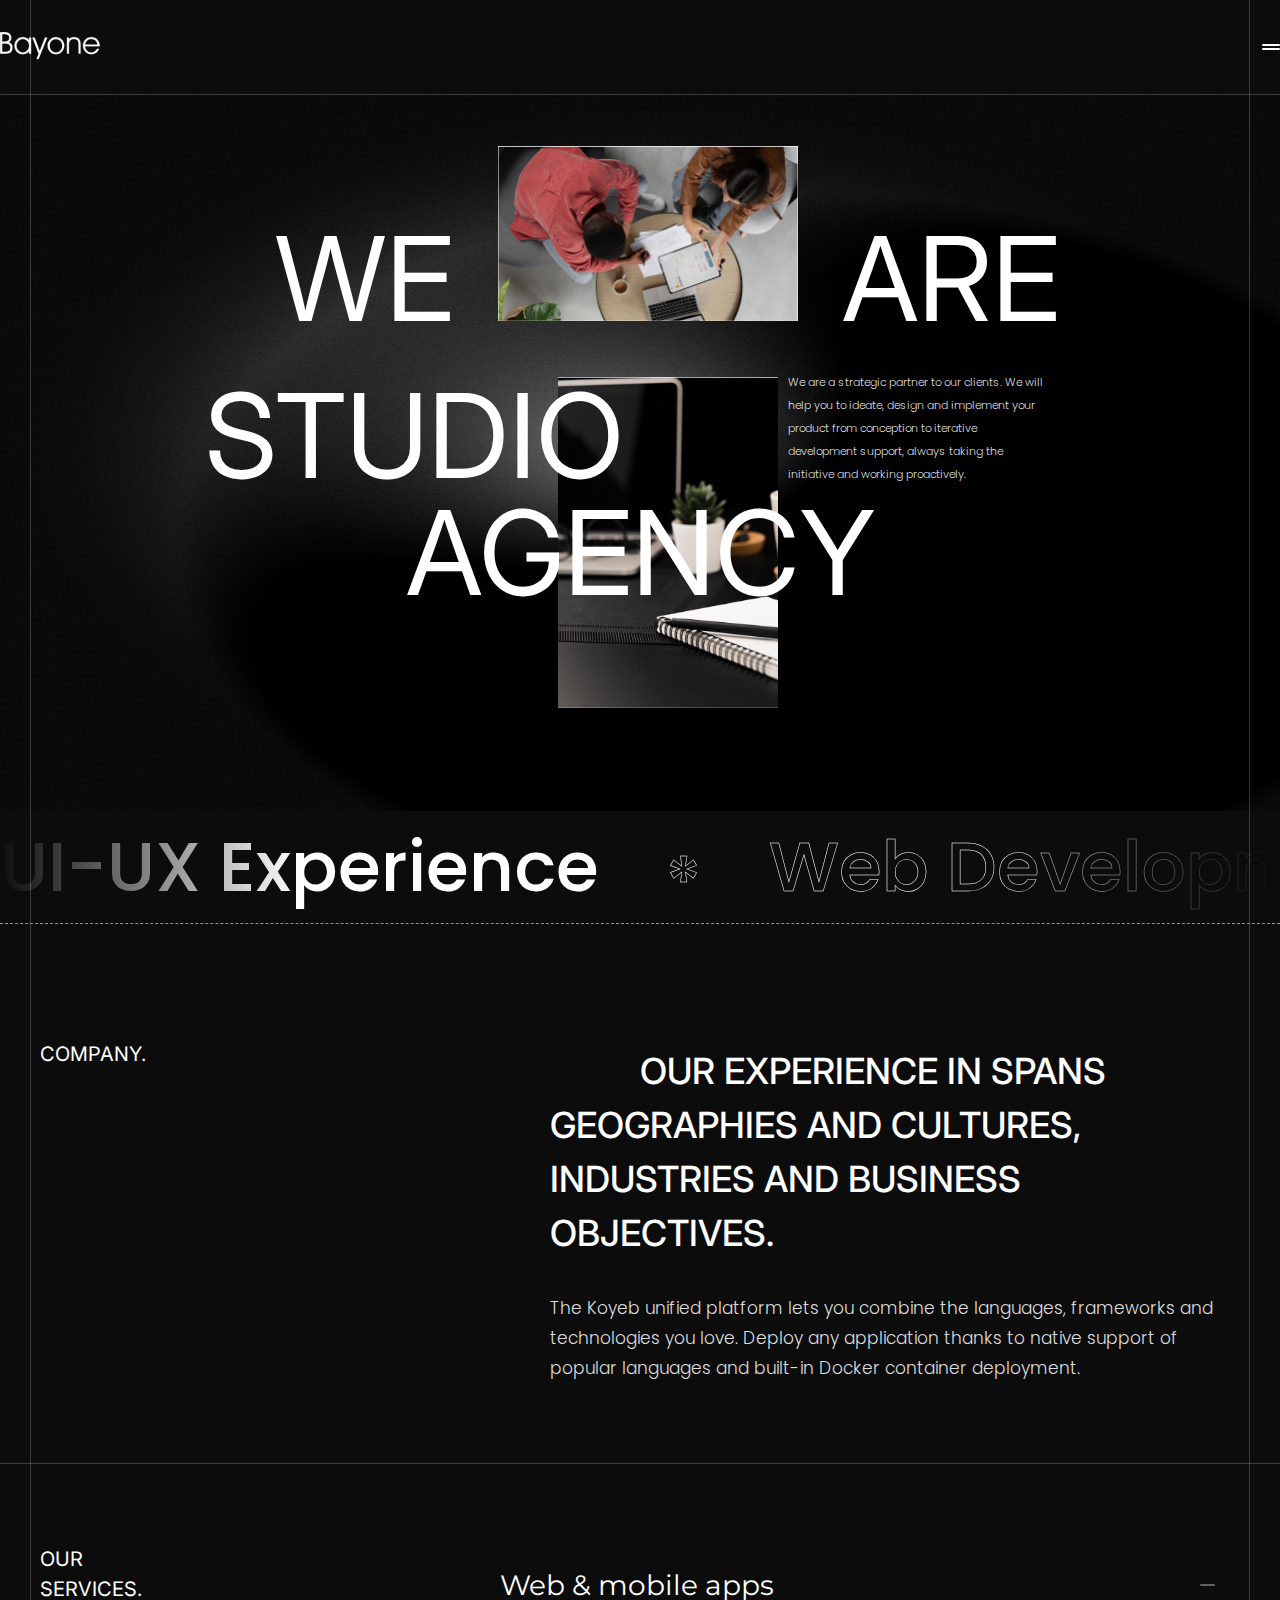
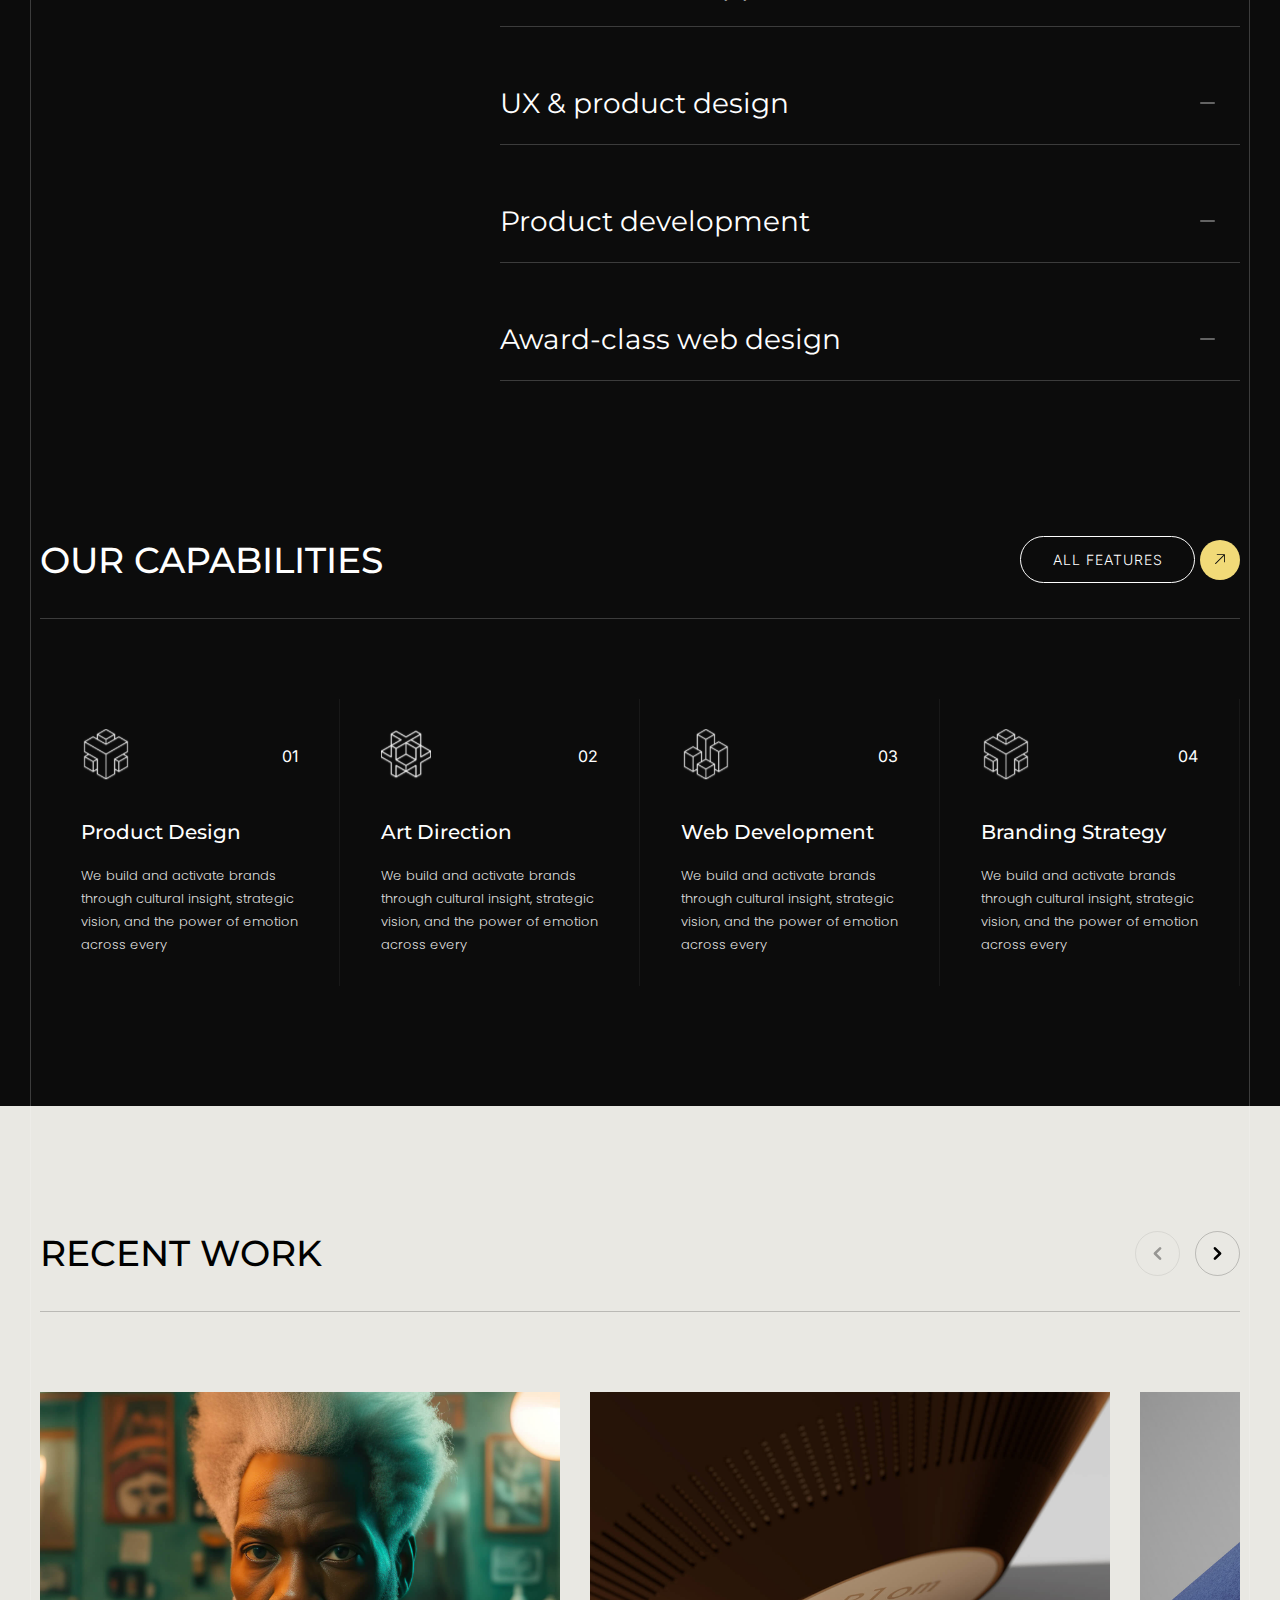
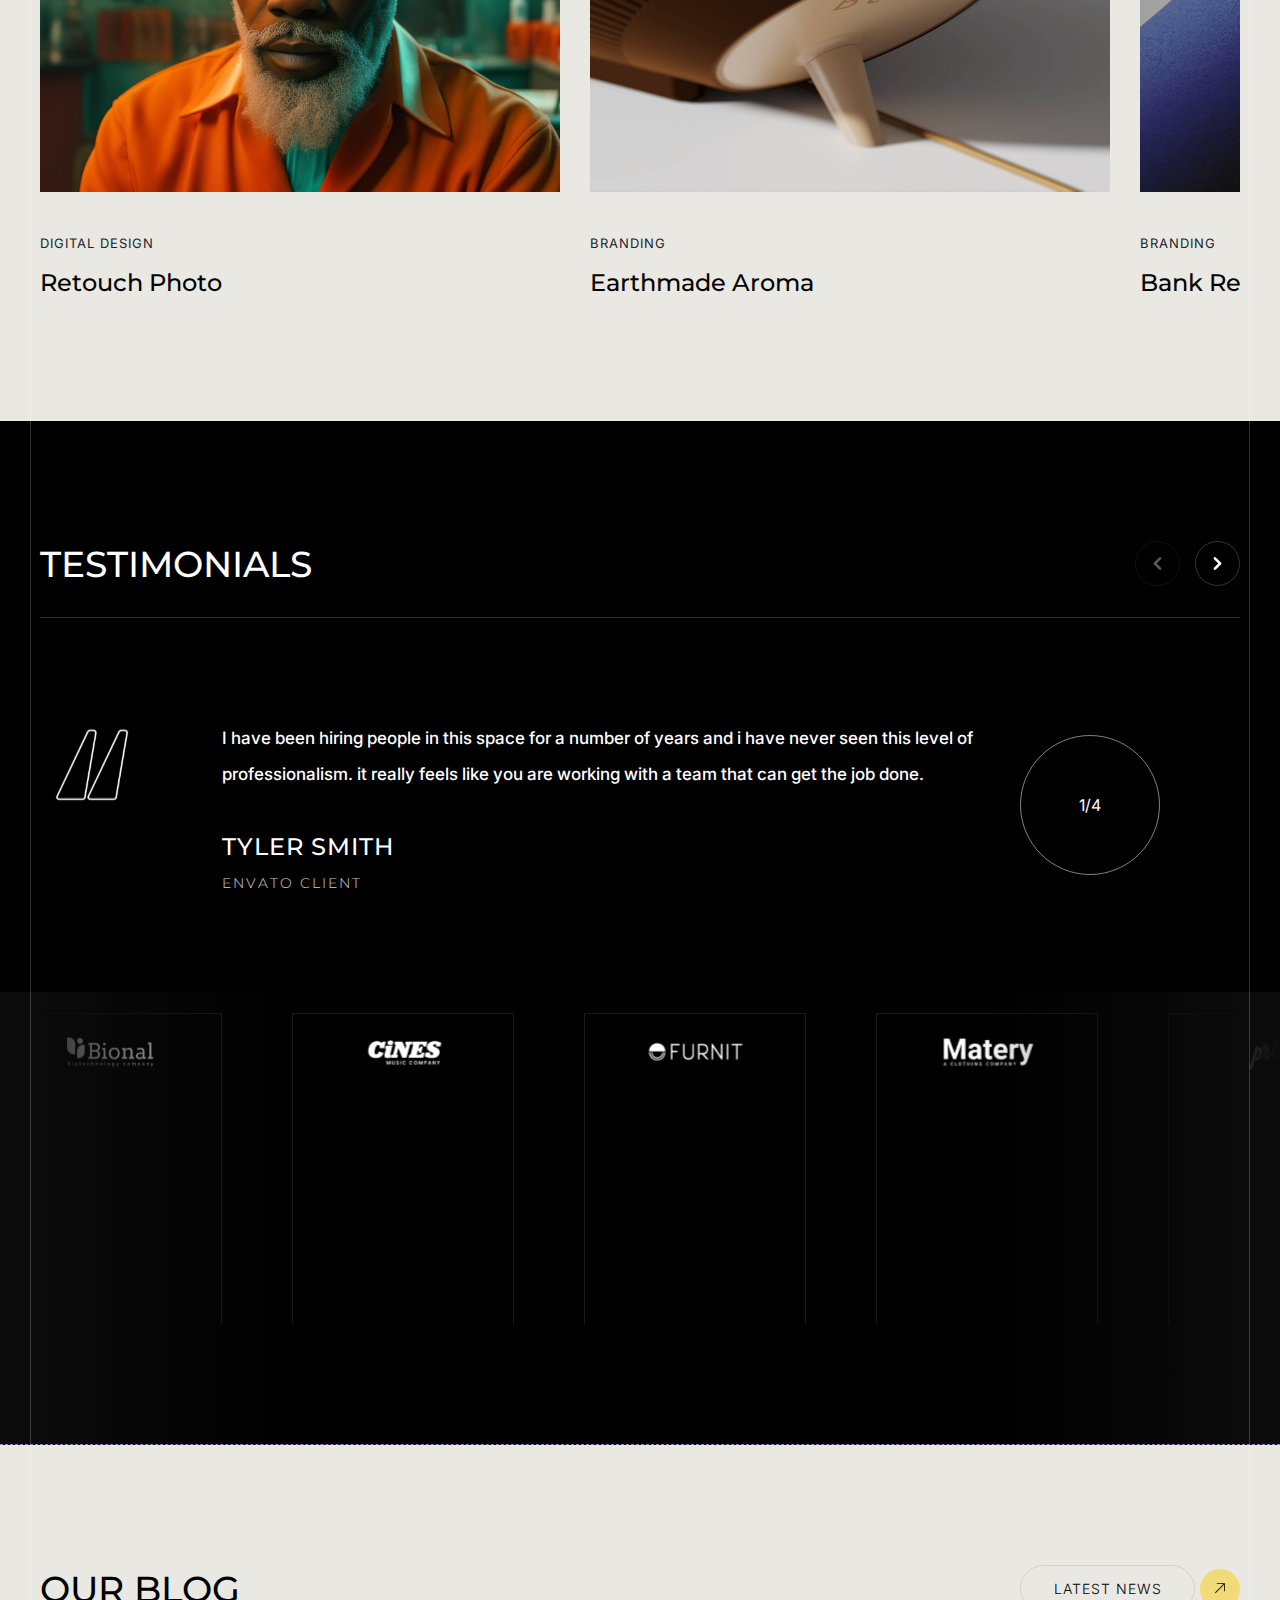
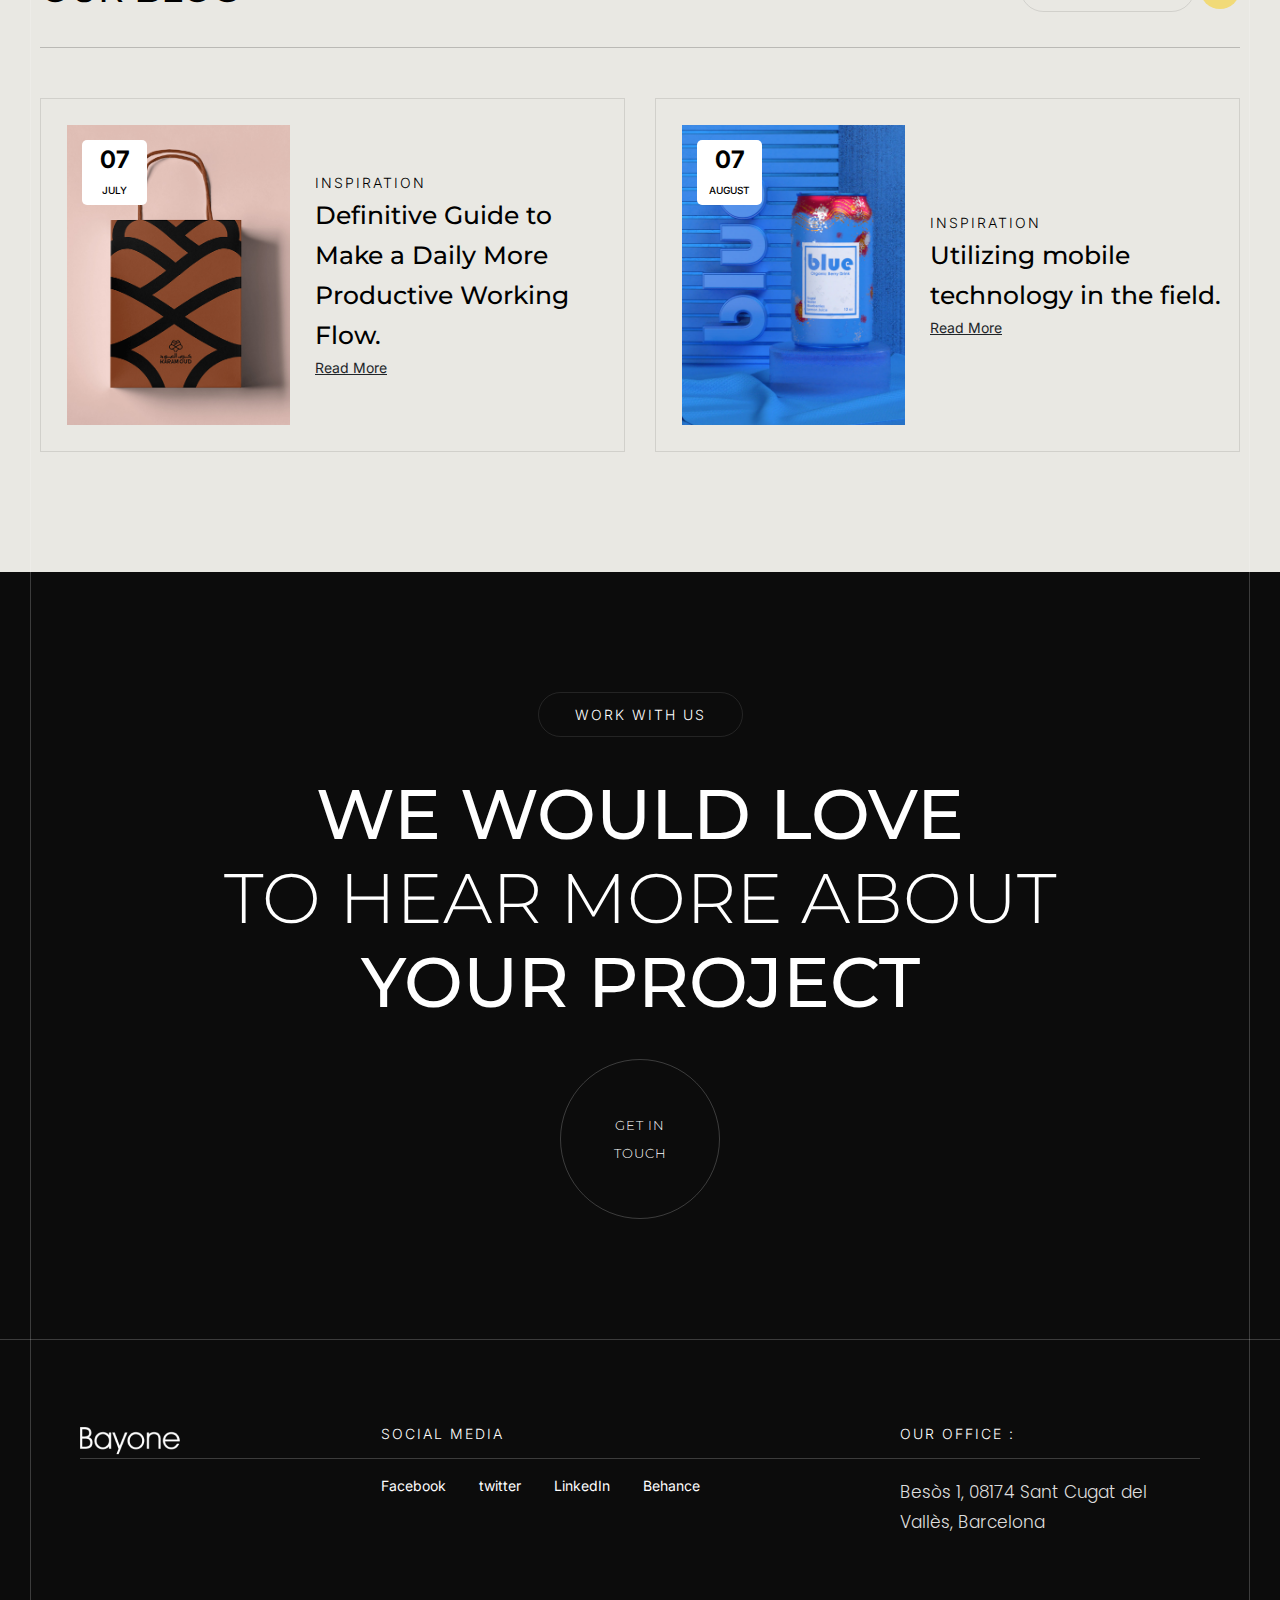
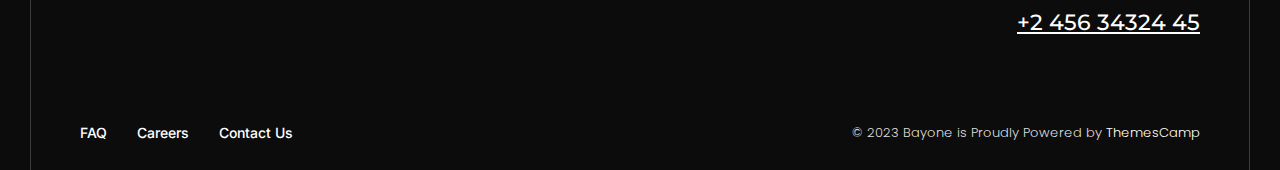
<file: index.html>
<!DOCTYPE html>
<html lang="en">
  <head>
    <meta charset="UTF-8" />
    <meta name="viewport" content="width=device-width, initial-scale=1.0" />
    <title>Bayone</title>
    <link rel="stylesheet" href="./index.css" />
  </head>
  <body>
    <div class="border"></div>
    <header class="header">
      <div class="container">
        <div class="logo">
          <a href="/">
            <img src="./assets/icons/logo.png" alt="logo" class="logo-img" />
          </a>
        </div>
        <div class="header-hamburger">
          <span></span>
          <span></span>
        </div>
        <div class="header-menu">
          <div class="menu-container">
            <div class="close"></div>
            <ul class="list header-nav">
              <li class="item"><a href="/" class="link">Home</a></li>
              <li class="item"><a href="./pages/cases.html" class="link">Cases</a></li>
              <li class="item"><a href="./pages/contacts.html" class="link">Contacts</a></li>
              <li class="item"><a href="./pages/about.html" class="link">About us</a></li>
            </ul>
            <div class="menu-contacts">
              <div class="contact-address">
                <div class="header-title addres-title">base</div>
                <div class="address">Besòs 1, 08174 Sant Cugat del Vallès, Barcelona</div>
              </div>
              <div class="contact-info">
                <div class="header-title info-title">HOW TO CONNECT</div>
                <div class="phone">+2 456 34324 45</div>
                <div class="email">hello@Bayone.com</div>
              </div>
              <div class="contact-social">
                <div class="header-title social-title">FOLLOW US</div>
                <ul class="social-list">
                  <li class="social-item">
                    <a href="#" class="social-link">Facebook</a>
                  </li>
                  <li class="social-item">
                    <a href="#" class="social-link">twitter</a>
                  </li>
                  <li class="social-item">
                    <a href="#" class="social-link">LinkedIn</a>
                  </li>
                  <li class="social-item">
                    <a href="#" class="social-link">Behance</a>
                  </li>
                </ul>
              </div>
            </div>
          </div>
        </div>
      </div>
    </header>
    <main class="main">
      <div class="intro-section">
        <div class="container">
          <div class="intro">
            <span class="intro-title intro-text-1">We</span>
            <span class="intro-img first-img"><img src="./assets/images/intro-img1.jpg" alt="intro img"></span>
            <span class="intro-title intro-text-2">Are</span>
            <span class="intro-title intro-text-3">Studio</span>
            <span class="intro-img second-img"><img src="./assets/images/intro-img2.jpg" alt="intro img"></span>
            <span class="intro-descr intro-text-4">
              We are a strategic partner to our clients. We will help
              you to ideate, design and implement your product from
              conception to iterative development support, always
              taking the initiative and working proactively.
            </span>
            <span class="intro-title intro-text-5">Agency</span>
          </div>
        </div>
      </div>
      <div class="infinity__slider">
        <div class="slider-shadows"></div>
        <div class="slider__content">
          <span>UI-UX Experience</span>
          <div class="text-stroke"></div>
          <span class="text-stroke">Web Development</span>
          <div class="text-stroke"></div>
          <span>Digital Marketing</span>
          <div class="text-stroke"></div>
          <span>UI-UX Experience</span>
          <div class="text-stroke"></div>
          <span class="text-stroke">Web Development</span>
          <div class="text-stroke"></div>
          <span>Digital Marketing</span>
          <span>UI-UX Experience</span>
          <div class="text-stroke"></div>
          <span class="text-stroke">Web Development</span>
          <div class="text-stroke"></div>
          <span>Digital Marketing</span>
          <div class="text-stroke"></div>
          <span>UI-UX Experience</span>
          <div class="text-stroke"></div>
          <span class="text-stroke">Web Development</span>
          <div class="text-stroke"></div>
          <span>Digital Marketing</span>
        </div>
      </div>
      <div class="company">
        <div class="container">
          <div class="left">COMPANY.</div>
          <div class="company-body">
            <div class="company-title">
              OUR EXPERIENCE IN SPANS GEOGRAPHIES AND CULTURES, INDUSTRIES AND BUSINESS OBJECTIVES.
            </div>
            <div class="company-descr">
              The Koyeb unified platform lets you combine the languages, frameworks and technologies
              you love. Deploy any application thanks to native support of popular languages and
              built-in Docker container deployment.
            </div>
          </div>
        </div>
      </div>
      <div class="servises">
        <div class="container">
          <div class="left">OUR SERVICES.</div>
          <div class="servises-tabs">
            <div class="servises-tab">
              <div class="tab-top">Web & mobile apps</div>
              <div class="tab-body">
                <div class="tab-content">
                  Taken possession of my entire soul, like these sweet mornings of spring which i
                  enjoy with my whole.
                </div>
              </div>
            </div>
            <div class="servises-tab">
              <div class="tab-top">UX & product design</div>
              <div class="tab-body">
                <div class="tab-content">
                  Taken possession of my entire soul, like these sweet mornings of spring which i
                  enjoy with my whole.
                </div>
              </div>
            </div>
            <div class="servises-tab">
              <div class="tab-top">Product development</div>
              <div class="tab-body">
                <div class="tab-content">
                  Taken possession of my entire soul, like these sweet mornings of spring which i
                  enjoy with my whole.
                </div>
              </div>
            </div>
            <div class="servises-tab">
              <div class="tab-top">Award-class web design</div>
              <div class="tab-body">
                <div class="tab-content">
                  Taken possession of my entire soul, like these sweet mornings of spring which i
                  enjoy with my whole.
                </div>
              </div>
            </div>
          </div>
        </div>
      </div>

      <div class="capabilities">
        <div class="container">
          <div class="capabilities-top">
            <div class="capabilities-title">OUR capabilities</div>
            <div class="capabilities-button">
              <div class="fake-button">All Features</div>
              <button><img src="./assets/icons/arrow-button.svg" alt="arrow" /></button>
            </div>
          </div>
          <ul class="capabilities-list">
            <li class="capabilities-item">
              <div class="capabilitie-top">
                <div class="capabilitie-img">
                  <img src="./assets/icons/capabilitie1.svg" alt="capabilitie" />
                </div>
                <div class="capabilitie-count">01</div>
              </div>
              <div class="capabilitie-body">
                <div class="capabilitie-title">Product Design</div>
                <div class="capabilitie-descr">
                  We build and activate brands through cultural insight, strategic vision, and the
                  power of emotion across every
                </div>
              </div>
            </li>
            <li class="capabilities-item">
              <div class="capabilitie-top">
                <div class="capabilitie-img">
                  <img src="./assets/icons/capabilitie2.svg" alt="capabilitie" />
                </div>
                <div class="capabilitie-count">02</div>
              </div>
              <div class="capabilitie-body">
                <div class="capabilitie-title">Art Direction</div>
                <div class="capabilitie-descr">
                  We build and activate brands through cultural insight, strategic vision, and the
                  power of emotion across every
                </div>
              </div>
            </li>
            <li class="capabilities-item">
              <div class="capabilitie-top">
                <div class="capabilitie-img">
                  <img src="./assets/icons/capabilitie3.svg" alt="capabilitie" />
                </div>
                <div class="capabilitie-count">03</div>
              </div>
              <div class="capabilitie-body">
                <div class="capabilitie-title">Web Development</div>
                <div class="capabilitie-descr">
                  We build and activate brands through cultural insight, strategic vision, and the
                  power of emotion across every
                </div>
              </div>
            </li>
            <li class="capabilities-item">
              <div class="capabilitie-top">
                <div class="capabilitie-img">
                  <img src="./assets/icons/capabilitie1.svg" alt="capabilitie" />
                </div>
                <div class="capabilitie-count">04</div>
              </div>
              <div class="capabilitie-body">
                <div class="capabilitie-title">Branding Strategy</div>
                <div class="capabilitie-descr">
                  We build and activate brands through cultural insight, strategic vision, and the
                  power of emotion across every
                </div>
              </div>
            </li>
          </ul>
        </div>
      </div>
      <div class="recent__work">
        <div class="container">
          <div class="recent__work-top">
            <div class="recent__work-title">Recent Work</div>
            <div class="slider-buttons">
              <button class="btn-prev slider-btn unactive">
                <img src="./assets/icons/arrow.svg" alt="arrow" />
              </button>
              <button class="btn-next slider-btn">
                <img src="./assets/icons/arrow.svg" alt="arrow" />
              </button>
            </div>
          </div>
          <div class="recent-slider">
            <ul class="recent__work-list">
              <li class="recent__work-item">
                <a href="./pages/case.html">
                  <div class="item-image">
                    <img src="./assets/images/man.jpeg" alt="recent work img" />
                  </div>
                  <div class="item-subtitle">Digital Design</div>
                  <div class="item-title">Retouch Photo</div>
                </a>
              </li>
              <li class="recent__work-item">
                <a href="./pages/case.html">
                  <div class="item-image">
                    <img src="./assets/images/blom.jpeg" alt="recent work img" />
                  </div>
                  <div class="item-subtitle">Branding</div>
                  <div class="item-title">Earthmade Aroma</div>
                </a>
              </li>
              <li class="recent__work-item">
                <a href="./pages/case.html">
                  <div class="item-image">
                    <img src="./assets/images/accessBank.jpeg" alt="recent work img" />
                  </div>
                  <div class="item-subtitle">Branding</div>
                  <div class="item-title">Bank Rebranding</div>
                </a>
              </li>
              <li class="recent__work-item">
                <a href="./pages/case.html">
                  <div class="item-image">
                    <img src="./assets/images/sofa.jpeg" alt="recent work img" />
                  </div>
                  <div class="item-subtitle">Product Design</div>
                  <div class="item-title">The joy of music</div>
                </a>
              </li>
              <li class="recent__work-item">
                <a href="./pages/case.html">
                  <div class="item-image">
                    <img src="./assets/images/blue.jpeg" alt="recent work img" />
                  </div>
                  <div class="item-subtitle">digital art</div>
                  <div class="item-title">Blue Adobe MAX</div>
                </a>
              </li>
              <li class="recent__work-item">
                <a href="./pages/case.html">
                  <div class="item-image">
                    <img src="./assets/images/bol.jpeg" alt="recent work img" />
                  </div>
                  <div class="item-subtitle">WEB design</div>
                  <div class="item-title">Carved Wood</div>
                </a>
              </li>
            </ul>
          </div>
        </div>
      </div>

      <div class="testimonials">
        <div class="container">
          <div class="testimonials-top">
            <div class="testimonials-title">Testimonials</div>
            <div class="slider-buttons">
              <button class="slider-btn slider-prev unactive">
                <svg xmlns="http://www.w3.org/2000/svg" viewBox="0 0 24 24">
                  <g id="Left">
                    <path
                      d="M14,17a1,1,0,0,1-.707-.293l-4-4a1,1,0,0,1,0-1.414l4-4a1,1,0,1,1,1.414,1.414L11.414,12l3.293,3.293A1,1,0,0,1,14,17Z"
                      style="fill: #fff"
                    />
                  </g>
                </svg>
              </button>
              <button class="slider-btn btn-next slider-next">
                <svg xmlns="http://www.w3.org/2000/svg" viewBox="0 0 24 24">
                  <title>Artboard-66</title>
                  <g id="Left">
                    <path
                      d="M14,17a1,1,0,0,1-.707-.293l-4-4a1,1,0,0,1,0-1.414l4-4a1,1,0,1,1,1.414,1.414L11.414,12l3.293,3.293A1,1,0,0,1,14,17Z"
                      style="fill: #fff"
                    />
                  </g>
                </svg>
              </button>
            </div>
          </div>
          <div class="slider-wrapper">
            <div class="slider">
              <div class="slider-line">
                <li class="testimonials-item">
                  <div class="item-icon">
                    <img src="./assets/icons/testimonials-icon.svg" alt="testimonial icon" />
                  </div>
                  <div class="item-body">
                    <div class="item-title">
                      I have been hiring people in this space for a number of years and i have never
                      seen this level of professionalism. it really feels like you are working with
                      a team that can get the job done.
                    </div>
                    <div class="item-name">tyler smith</div>
                    <div class="item-client">envato client</div>
                  </div>
                </li><li class="testimonials-item">
                  <div class="item-icon">
                    <img src="./assets/icons/testimonials-icon.svg" alt="testimonial icon" />
                  </div>
                  <div class="item-body">
                    <div class="item-title">
                      I have been hiring people in this space for a number of years and i have never
                      seen this level of professionalism. it really feels like you are working with
                      a team that can get the job done.
                    </div>
                    <div class="item-name">tyler smith</div>
                    <div class="item-client">envato client</div>
                  </div>
                </li><li class="testimonials-item">
                  <div class="item-icon">
                    <img src="./assets/icons/testimonials-icon.svg" alt="testimonial icon" />
                  </div>
                  <div class="item-body">
                    <div class="item-title">
                      I have been hiring people in this space for a number of years and i have never
                      seen this level of professionalism. it really feels like you are working with
                      a team that can get the job done.
                    </div>
                    <div class="item-name">tyler smith</div>
                    <div class="item-client">envato client</div>
                  </div>
                </li><li class="testimonials-item">
                  <div class="item-icon">
                    <img src="./assets/icons/testimonials-icon.svg" alt="testimonial icon" />
                  </div>
                  <div class="item-body">
                    <div class="item-title">
                      I have been hiring people in this space for a number of years and i have never
                      seen this level of professionalism. it really feels like you are working with
                      a team that can get the job done.
                    </div>
                    <div class="item-name">tyler smith</div>
                    <div class="item-client">envato client</div>
                  </div>
                </li>
              </div>
          </div>
           
            <div class="slider-count"></div>
          </div>
        </div>
      </div>
      <div class="infinity__slider testimonial">
        <div class="slider-shadows"></div>
        <ul class="slider__content">
          <li class="slider-item">
            <img src="./assets/icons/testimonial-img1.svg" alt="testimonial img">
          </li>
          <li class="slider-item">
            <img src="./assets/icons/testimonial-img2.svg" alt="testimonial img">
          </li>
          <li class="slider-item">
            <img src="./assets/icons/testimonial-img3.svg" alt="testimonial img">
          </li>
          <li class="slider-item">
            <img src="./assets/icons/testimonial-img4.svg" alt="testimonial img">
          </li>
          <li class="slider-item">
            <img src="./assets/icons/testimonial-img5.svg" alt="testimonial img">
          </li>
          <li class="slider-item">
            <img src="./assets/icons/testimonial-img6.svg" alt="testimonial img">
          </li>
          <li class="slider-item">
            <img src="./assets/icons/testimonial-img7.svg" alt="testimonial img">
          </li>
          <li class="slider-item">
            <img src="./assets/icons/testimonial-img1.svg" alt="testimonial img">
          </li>
          <li class="slider-item">
            <img src="./assets/icons/testimonial-img2.svg" alt="testimonial img">
          </li>
          <li class="slider-item">
            <img src="./assets/icons/testimonial-img3.svg" alt="testimonial img">
          </li>
          <li class="slider-item">
            <img src="./assets/icons/testimonial-img4.svg" alt="testimonial img">
          </li>
          <li class="slider-item">
            <img src="./assets/icons/testimonial-img5.svg" alt="testimonial img">
          </li>
          <li class="slider-item">
            <img src="./assets/icons/testimonial-img6.svg" alt="testimonial img">
          </li>
          <li class="slider-item">
            <img src="./assets/icons/testimonial-img7.svg" alt="testimonial img">
          </li>
        </div>
      </div>
      <div class="blog">
        <div class="container">
          <div class="blog-top">
            <div class="blog-title">OUR BLOG</div>
            <div class="blog-button">
              <div class="fake-button">LATEST NEWS</div>
              <button><img src="./assets/icons/arrow-button.svg" alt="arrow" /></button>
            </div>
          </div>
          <div class="blog-body">
            <ul class="blog-cards list">
                <li class="blog-card item">
                  <div class="card-image">
                    <img src="./assets/images/blog1.jpeg" alt="card image">
                    <div class="image-date">
                      <div class="day">07</div>
                      <div class="month">july</div>
                    </div>
                  </div>
                  <div class="card-body">
                    <div class="card-subtitle">INSPIRATION</div>
                    <div class="card-title">
                      Definitive Guide to Make a Daily More Productive Working Flow.
                    </div>
                    <a href="#" class="card-link">Read More</a>
                  </div>
                </li>
                <li class="blog-card item">
                  <div class="card-image">
                    <img src="./assets/images/blue.jpeg" alt="card image">
                    <div class="image-date">
                      <div class="day">07</div>
                      <div class="month">August</div>
                    </div>
                  </div>
                  <div class="card-body">
                    <div class="card-subtitle">INSPIRATION</div>
                    <div class="card-title">
                      Utilizing mobile technology in the field.
                    </div>
                    <a href="#" class="card-link">Read More</a>
                  </div>
                </li>
            </ul>
          </div>
        </div>
      </div>
      <div class="work__with">
        <div class="container">
          <button class="work__with-button">WORK WITH US</button>
          <div class="work__with-title">
            WE WOULD LOVE
            <span class="work__with-title_light">TO HEAR MORE ABOUT</span>
            YOUR PROJECT
          </div>
          <button class="work__with-touch">
            get in touch
          </button>
        </div>
      </div>
    </main>
    <footer class="footer">
      <div class="container">
        <div class="footer-body">
          <div class="footer-logo">
            <img src="./assets/icons/logo.png" alt="logo">
          </div>
          <div class="footer-social">
            <div class="social-title">Social Media</div>
            <ul class="social-list">
              <li class="social-item">
                <a href="" class="social-link">Facebook</a>
              </li>
              <li class="social-item">
                <a href="" class="social-link">twitter</a>
              </li>
              <li class="social-item">
                <a href="" class="social-link">LinkedIn</a>
              </li>
              <li class="social-item">
                <a href="" class="social-link">Behance</a>
              </li>
            </ul>
          </div>
          <div class="footer-address">
            <div class="addres-title">our office :</div>
            <div class="address">Besòs 1, 08174 Sant Cugat del Vallès, Barcelona</div>
          </div>
        </div>
        <div class="footer-number">
          <a href="#">+2 456 34324 45</a>
        </div>
        <div class="subfooter">
          <nav class="subfooter-nav">
            <ul class="list">
              <li class="item">
                <a href="" class="link">FAQ</a>
              </li>
              <li class="item">
                <a href="" class="link">Careers</a>
              </li>
              <li class="item">
                <a href="" class="link">Contact Us</a>
              </li>
            </ul>
          </nav>
          <div class="subfooter-policy">
            © 2023 Bayone is Proudly Powered by <span>ThemesCamp</span>
          </div>
        </div>
      </div>
    </footer>
    <script src="./index.js"></script>
  </body>
</html>
</file>
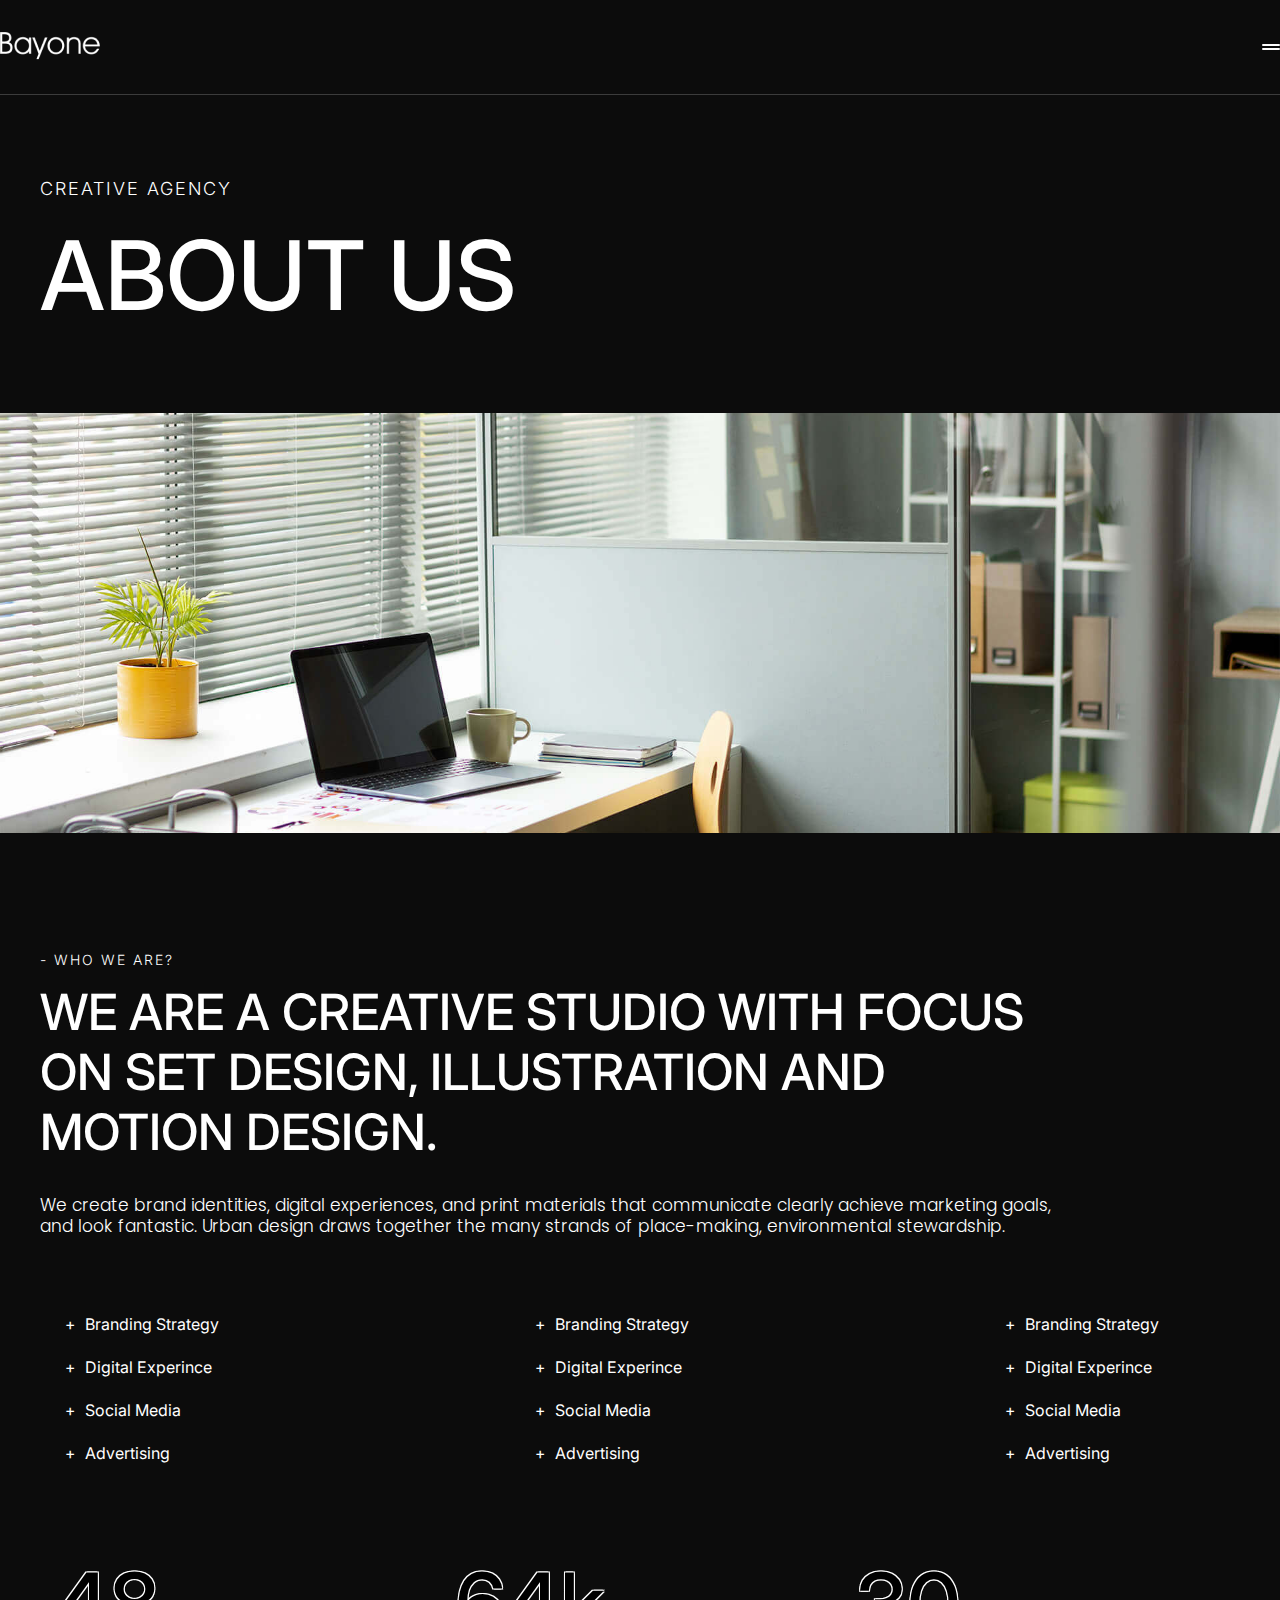
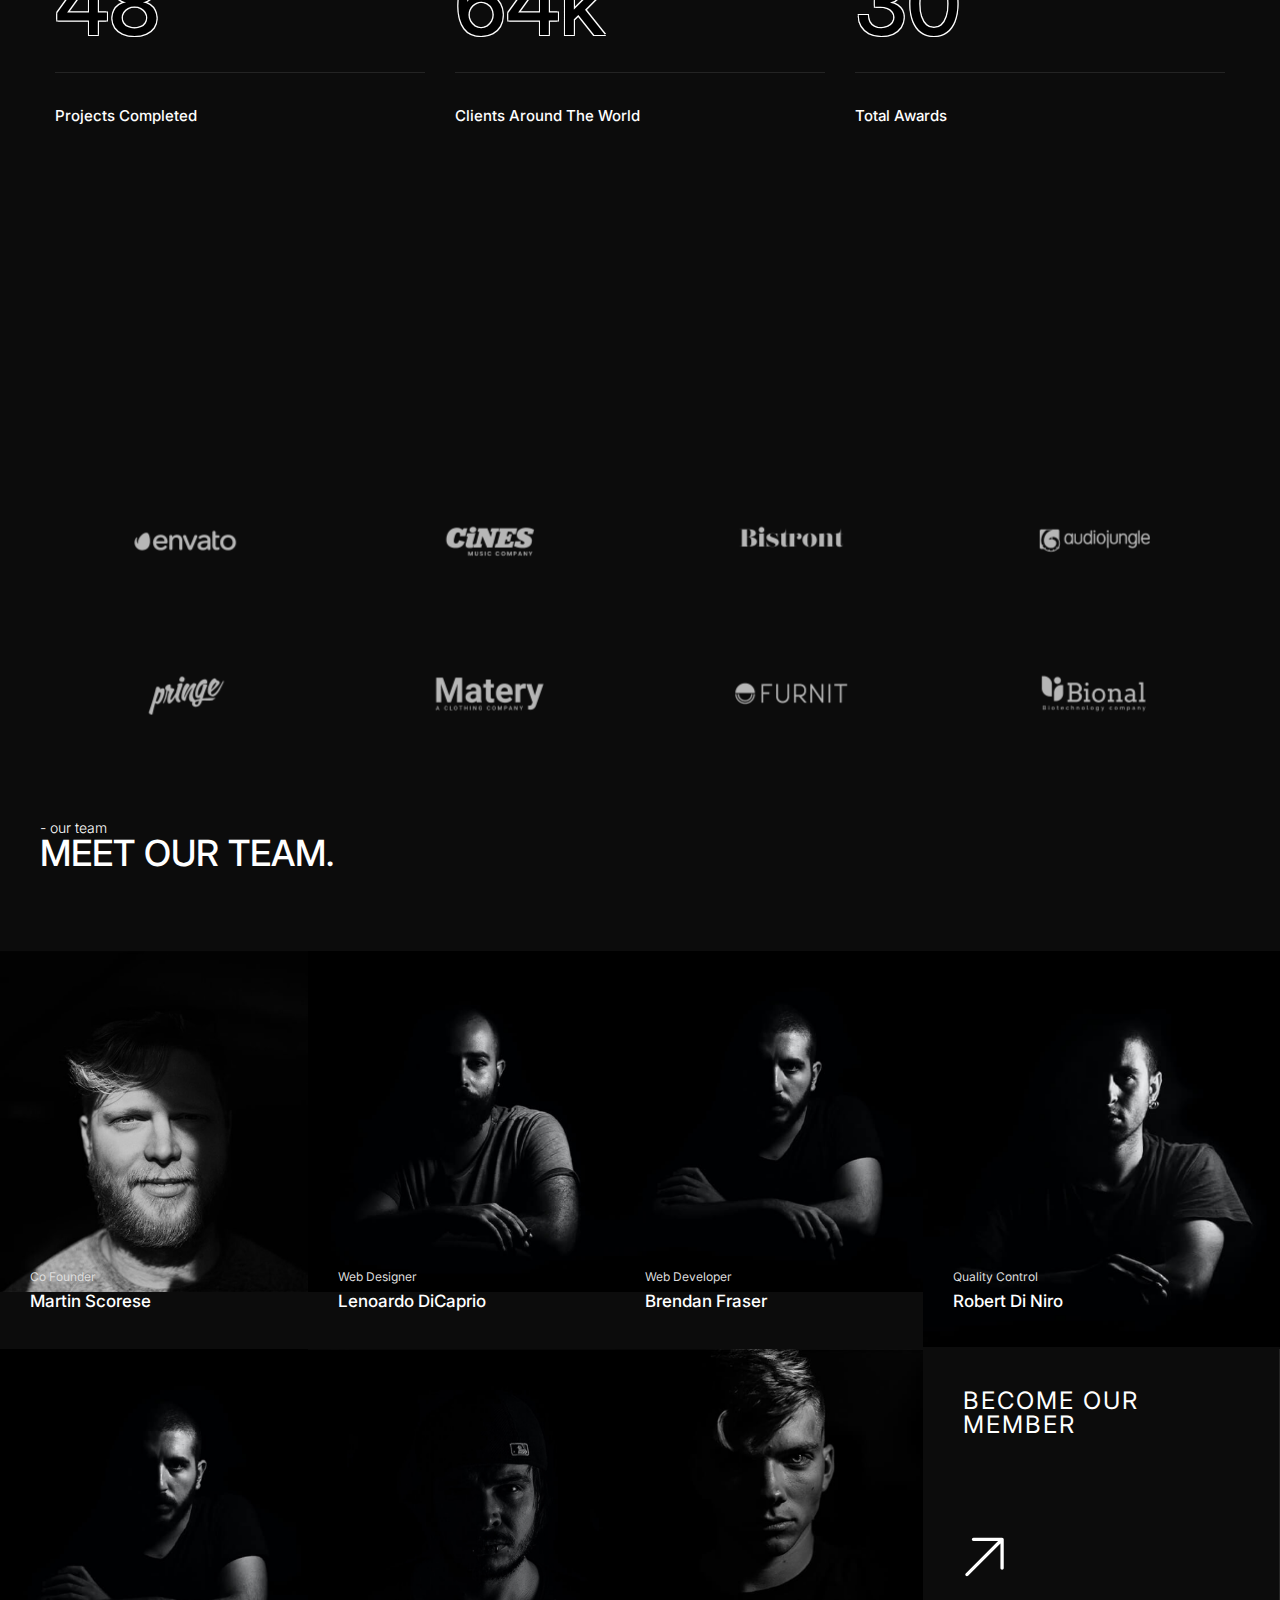
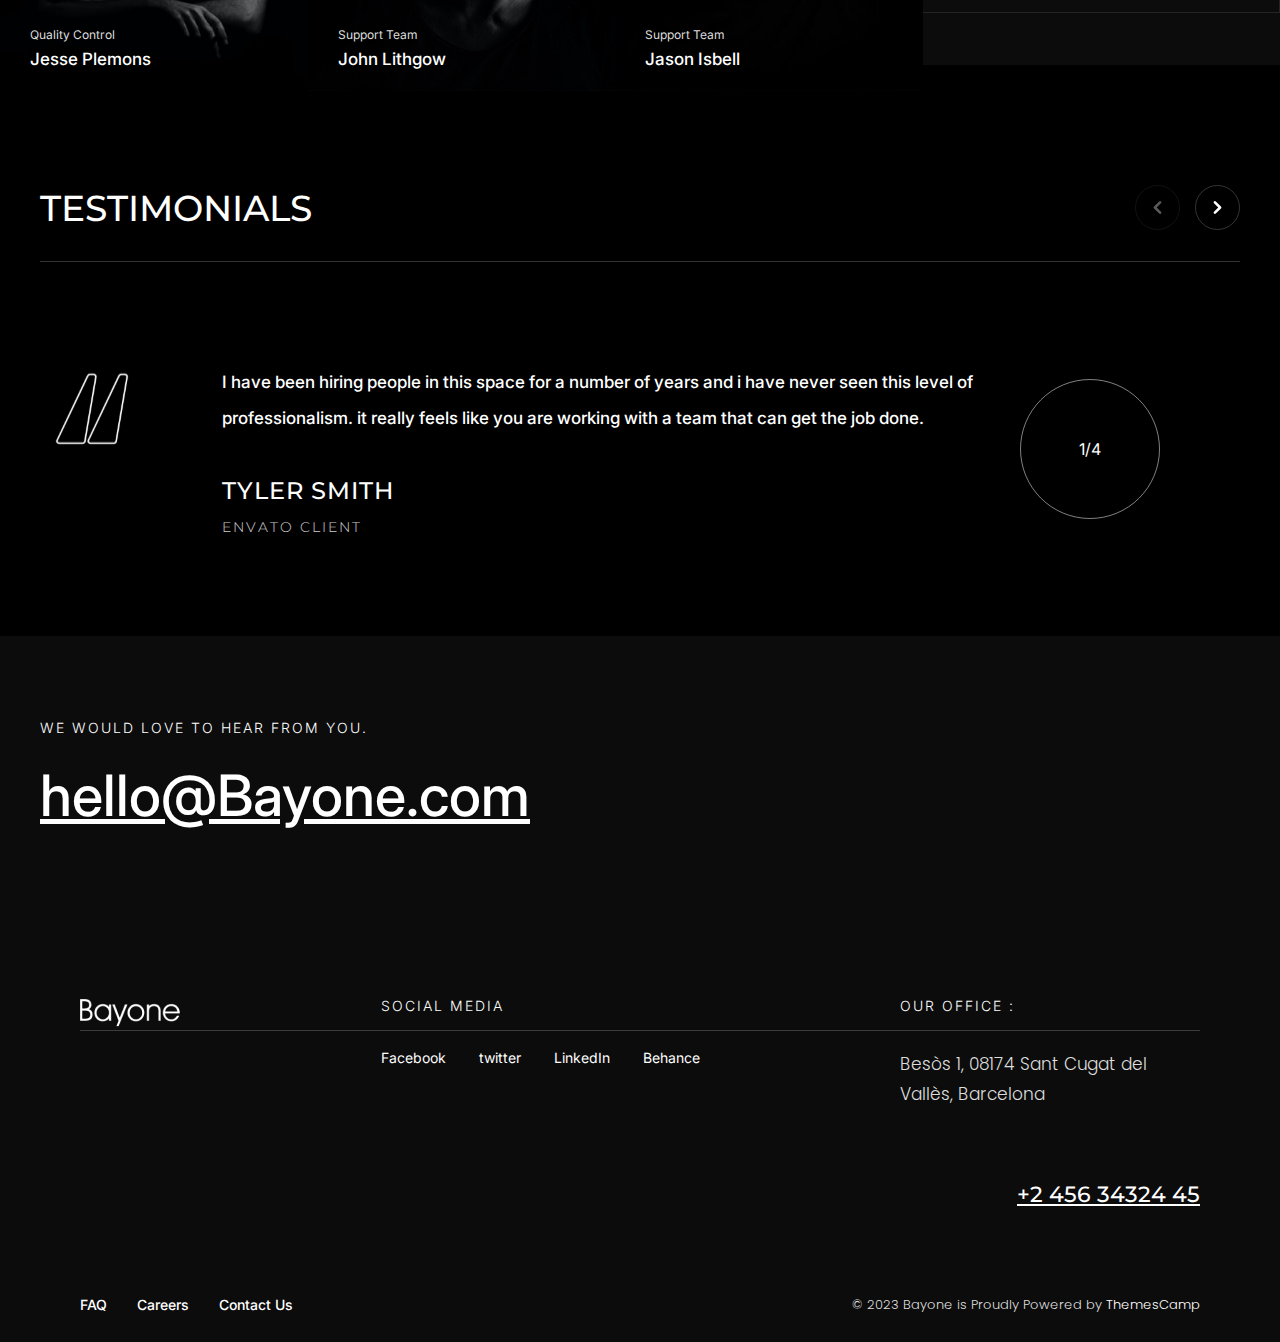
<file: pages/about.html>
<!DOCTYPE html>
<html lang="en">
  <head>
    <meta charset="UTF-8" />
    <meta name="viewport" content="width=device-width, initial-scale=1.0" />
    <title>About</title>
    <link rel="stylesheet" href="../index.css" />
  </head>
  <body>
    <header class="header">
      <div class="container">
        <div class="logo">
          <a href="../index.html">
            <img src="../assets/icons/logo.png" alt="logo" class="logo-img" />
          </a>
        </div>
        <div class="header-hamburger">
          <span></span>
          <span></span>
        </div>
        <div class="header-menu">
          <div class="menu-container">
            <div class="close"></div>
            <ul class="list header-nav">
              <li class="item"><a href="../index.html" class="link">Home</a></li>
              <li class="item"><a href="./cases.html" class="link">Cases</a></li>
              <li class="item"><a href="./contacts.html" class="link">Contacts</a></li>
              <li class="item"><a href="./about.html" class="link">About us</a></li>
            </ul>
            <div class="menu-contacts">
              <div class="contact-address">
                <div class="header-title addres-title">base</div>
                <div class="address">Besòs 1, 08174 Sant Cugat del Vallès, Barcelona</div>
              </div>
              <div class="contact-info">
                <div class="header-title info-title">HOW TO CONNECT</div>
                <div class="phone">+2 456 34324 45</div>
                <div class="email">hello@Bayone.com</div>
              </div>
              <div class="contact-social">
                <div class="header-title social-title">FOLLOW US</div>
                <ul class="social-list">
                  <li class="social-item">
                    <a href="#" class="social-link">Facebook</a>
                  </li>
                  <li class="social-item">
                    <a href="#" class="social-link">twitter</a>
                  </li>
                  <li class="social-item">
                    <a href="#" class="social-link">LinkedIn</a>
                  </li>
                  <li class="social-item">
                    <a href="#" class="social-link">Behance</a>
                  </li>
                </ul>
              </div>
            </div>
          </div>
        </div>
      </div>
    </header>

    <main class="main about">
      <div class="container" id="top">
        <div class="about-subtitle">creative agency</div>
        <div class="about-title">about us</div>
      </div>

      <div class="about-image">
        <img src="../assets/images/about1.jpeg" alt="about" />
      </div>

      <div class="wwa">
        <div class="container">
          <div class="wwa-subtitle">- WHO WE ARE?</div>
          <div class="wwa-title">
            <div>WE ARE A CREATIVE STUDIO WITH FOCUS</div>
            <div>ON SET DESIGN, ILLUSTRATION AND</div>
            <div>MOTION DESIGN.</div>
          </div>
          <div class="wwa-descr">
            We create brand identities, digital experiences, and print materials that communicate
            clearly achieve marketing goals, and look fantastic. Urban design draws together the
            many strands of place-making, environmental stewardship.
          </div>
          <ul class="wwa-list list">
            <li class="wwa-item item">Branding Strategy</li>
            <li class="wwa-item item">Branding Strategy</li>
            <li class="wwa-item item">Branding Strategy</li>
            <li class="wwa-item item">Digital Experince</li>
            <li class="wwa-item item">Digital Experince</li>
            <li class="wwa-item item">Digital Experince</li>
            <li class="wwa-item item">Social Media</li>
            <li class="wwa-item item">Social Media</li>
            <li class="wwa-item item">Social Media</li>
            <li class="wwa-item item">Advertising</li>
            <li class="wwa-item item">Advertising</li>
            <li class="wwa-item item">Advertising</li>
          </ul>
          <ul class="wwa-achievements">
            <li class="achievement-item">
              <div class="achievement-title">48</div>
              <div class="achievement-descr">Projects Completed</div>
            </li>
            <li class="achievement-item">
              <div class="achievement-title">64k</div>
              <div class="achievement-descr">Clients Around The World</div>
            </li>
            <li class="achievement-item">
              <div class="achievement-title">30</div>
              <div class="achievement-descr">Total Awards</div>
            </li>
          </ul>
        </div>
      </div>

      <div class="container">
        <video autoplay="" loop="" muted="" class="about-video">
          <source
            src="https://bayone.themescamp.com/wp-content/uploads/2023/08/vid-startup.mp4"
            type="video/mp4"
          />
        </video>
      </div>

      <div class="companies">
        <div class="container">
          <ul class="companies-list list">
            <li class="company-item item">
              <img src="../assets/icons/company1.svg" alt="company icon" />
            </li>
            <li class="company-item item">
              <img src="../assets/icons/company2.svg" alt="company icon" />
            </li>
            <li class="company-item item">
              <img src="../assets/icons/company3.svg" alt="company icon" />
            </li>
            <li class="company-item item">
              <img src="../assets/icons/company4.svg" alt="company icon" />
            </li>
            <li class="company-item item">
              <img src="../assets/icons/company5.svg" alt="company icon" />
            </li>
            <li class="company-item item">
              <img src="../assets/icons/company6.svg" alt="company icon" />
            </li>
            <li class="company-item item">
              <img src="../assets/icons/company7.svg" alt="company icon" />
            </li>
            <li class="company-item item">
              <img src="../assets/icons/company8.svg" alt="company icon" />
            </li>
          </ul>
        </div>
      </div>

      <div class="team">
        <div class="container">
          <div class="team-subtitle">- our team</div>
          <div class="team-title">MEET OUR TEAM.</div>
        </div>
      </div>

      <ul class="team-list">
        <li class="team-item item">
          <div class="item-img">
            <img src="../assets/images/team1.png" alt="team img" />
          </div>
          <div class="item-text">
            <div class="item-subtitle">Co Founder</div>
            <div class="item-title">Martin Scorese</div>
          </div>
        </li>
        <li class="team-item item">
          <div class="item-img">
            <img src="../assets/images/team2.png" alt="team img" />
          </div>
          <div class="item-text">
            <div class="item-subtitle">Web Designer</div>
            <div class="item-title">Lenoardo DiCaprio</div>
          </div>
        </li>
        <li class="team-item item">
          <div class="item-img">
            <img src="../assets/images/team3.png" alt="team img" />
          </div>
          <div class="item-text">
            <div class="item-subtitle">Web Developer</div>
            <div class="item-title">Brendan Fraser</div>
          </div>
        </li>
        <li class="team-item item">
          <div class="item-img">
            <img src="../assets/images/team4.png" alt="team img" />
          </div>
          <div class="item-text">
            <div class="item-subtitle">Quality Control</div>
            <div class="item-title">Robert Di Niro</div>
          </div>
        </li>
        <li class="team-item item">
          <div class="item-img">
            <img src="../assets/images/team5.png" alt="team img" />
          </div>
          <div class="item-text">
            <div class="item-subtitle">Quality Control</div>
            <div class="item-title">Jesse Plemons</div>
          </div>
        </li>
        <li class="team-item item">
          <div class="item-img">
            <img src="../assets/images/team6.png" alt="team img" />
          </div>
          <div class="item-text">
            <div class="item-subtitle">Support Team</div>
            <div class="item-title">John Lithgow</div>
          </div>
        </li>
        <li class="team-item item">
          <div class="item-img">
            <img src="../assets/images/team7.png" alt="team img" />
          </div>
          <div class="item-text">
            <div class="item-subtitle">Support Team</div>
            <div class="item-title">Jason Isbell</div>
          </div>
        </li>

        <li class="team-item item become">
          <div class="become-wrapper">
            <div class="become-title">Become Our <br> Member</div>
            <a href="#top">
              <div class="become-icon">
                <svg width="80" height="88" viewBox="0 0 10 11" fill="none" xmlns="http://www.w3.org/2000/svg">
                  <path d="M9.922 0.621221V7.93372C9.922 8.04562 9.8776 8.15292 9.7985 8.23202C9.7193 8.31112 9.612 8.35562 9.5002 8.35562C9.3883 8.35562 9.281 8.31112 9.2018 8.23202C9.1227 8.15292 9.0783 8.04562 9.0783 7.93372V1.64075L0.79547 9.91652C0.71715 9.99482 0.61092 10.0388 0.50015 10.0388C0.38939 10.0388 0.28316 9.99482 0.20484 9.91652C0.12652 9.83822 0.0825195 9.73202 0.0825195 9.62122C0.0825195 9.51042 0.12652 9.40422 0.20484 9.32592L8.4806 1.0431H2.18765C2.07577 1.0431 1.96846 0.99865 1.88934 0.91953C1.81023 0.84041 1.76578 0.733111 1.76578 0.621221C1.76578 0.509331 1.81023 0.402031 1.88934 0.322911C1.96846 0.243791 2.07577 0.199351 2.18765 0.199341H9.5002C9.612 0.199351 9.7193 0.243791 9.7985 0.322911C9.8776 0.402031 9.922 0.509331 9.922 0.621221Z" fill="#fff"/>
                </svg> 
            </a>
            </div>
          </div>
        </li>
      </ul>

      <div class="testimonials about">
        <div class="container">
          <div class="testimonials-top">
            <div class="testimonials-title">Testimonials</div>
            <div class="slider-buttons">
              <button class="slider-btn slider-prev unactive">
                <svg xmlns="http://www.w3.org/2000/svg" viewBox="0 0 24 24">
                  <g id="Left">
                    <path
                      d="M14,17a1,1,0,0,1-.707-.293l-4-4a1,1,0,0,1,0-1.414l4-4a1,1,0,1,1,1.414,1.414L11.414,12l3.293,3.293A1,1,0,0,1,14,17Z"
                      style="fill: #fff"
                    />
                  </g>
                </svg>
              </button>
              <button class="slider-btn btn-next slider-next">
                <svg xmlns="http://www.w3.org/2000/svg" viewBox="0 0 24 24">
                  <title>Artboard-66</title>
                  <g id="Left">
                    <path
                      d="M14,17a1,1,0,0,1-.707-.293l-4-4a1,1,0,0,1,0-1.414l4-4a1,1,0,1,1,1.414,1.414L11.414,12l3.293,3.293A1,1,0,0,1,14,17Z"
                      style="fill: #fff"
                    />
                  </g>
                </svg>
              </button>
            </div>
          </div>
          <div class="slider-wrapper">
            <div class="slider">
              <div class="slider-line">
                <li class="testimonials-item">
                  <div class="item-icon">
                    <img src="../assets/icons/testimonials-icon.svg" alt="testimonial icon" />
                  </div>
                  <div class="item-body">
                    <div class="item-title">
                      I have been hiring people in this space for a number of years and i have never
                      seen this level of professionalism. it really feels like you are working with
                      a team that can get the job done.
                    </div>
                    <div class="item-name">tyler smith</div>
                    <div class="item-client">envato client</div>
                  </div>
                </li><li class="testimonials-item">
                  <div class="item-icon">
                    <img src="../assets/icons/testimonials-icon.svg" alt="testimonial icon" />
                  </div>
                  <div class="item-body">
                    <div class="item-title">
                      I have been hiring people in this space for a number of years and i have never
                      seen this level of professionalism. it really feels like you are working with
                      a team that can get the job done.
                    </div>
                    <div class="item-name">tyler smith</div>
                    <div class="item-client">envato client</div>
                  </div>
                </li><li class="testimonials-item">
                  <div class="item-icon">
                    <img src="../assets/icons/testimonials-icon.svg" alt="testimonial icon" />
                  </div>
                  <div class="item-body">
                    <div class="item-title">
                      I have been hiring people in this space for a number of years and i have never
                      seen this level of professionalism. it really feels like you are working with
                      a team that can get the job done.
                    </div>
                    <div class="item-name">tyler smith</div>
                    <div class="item-client">envato client</div>
                  </div>
                </li><li class="testimonials-item">
                  <div class="item-icon">
                    <img src="../assets/icons/testimonials-icon.svg" alt="testimonial icon" />
                  </div>
                  <div class="item-body">
                    <div class="item-title">
                      I have been hiring people in this space for a number of years and i have never
                      seen this level of professionalism. it really feels like you are working with
                      a team that can get the job done.
                    </div>
                    <div class="item-name">tyler smith</div>
                    <div class="item-client">envato client</div>
                  </div>
                </li>
              </div>
          </div>
           
            <div class="slider-count"></div>
          </div>
        </div>
      </div>

      <div class="about-email">
        <div class="container">
          <div class="email-subtitle">WE WOULD LOVE TO HEAR FROM YOU.</div>
          <div class="email-title">hello@Bayone.com</div>
        </div>
      </div>
    </main>

    <footer class="footer">
      <div class="container">
        <div class="footer-body">
          <div class="footer-logo">
            <img src="../assets/icons/logo.png" alt="logo">
          </div>
          <div class="footer-social">
            <div class="social-title">Social Media</div>
            <ul class="social-list">
              <li class="social-item">
                <a href="" class="social-link">Facebook</a>
              </li>
              <li class="social-item">
                <a href="" class="social-link">twitter</a>
              </li>
              <li class="social-item">
                <a href="" class="social-link">LinkedIn</a>
              </li>
              <li class="social-item">
                <a href="" class="social-link">Behance</a>
              </li>
            </ul>
          </div>
          <div class="footer-address">
            <div class="addres-title">our office :</div>
            <div class="address">Besòs 1, 08174 Sant Cugat del Vallès, Barcelona</div>
          </div>
        </div>
        <div class="footer-number">
          <a href="#">+2 456 34324 45</a>
        </div>
        <div class="subfooter">
          <nav class="subfooter-nav">
            <ul class="list">
              <li class="item">
                <a href="" class="link">FAQ</a>
              </li>
              <li class="item">
                <a href="" class="link">Careers</a>
              </li>
              <li class="item">
                <a href="" class="link">Contact Us</a>
              </li>
            </ul>
          </nav>
          <div class="subfooter-policy">
            © 2023 Bayone is Proudly Powered by <span>ThemesCamp</span>
          </div>
        </div>
      </div>
    </footer>
    <script src="../index.js"></script>
  </body>
</html>
</file>
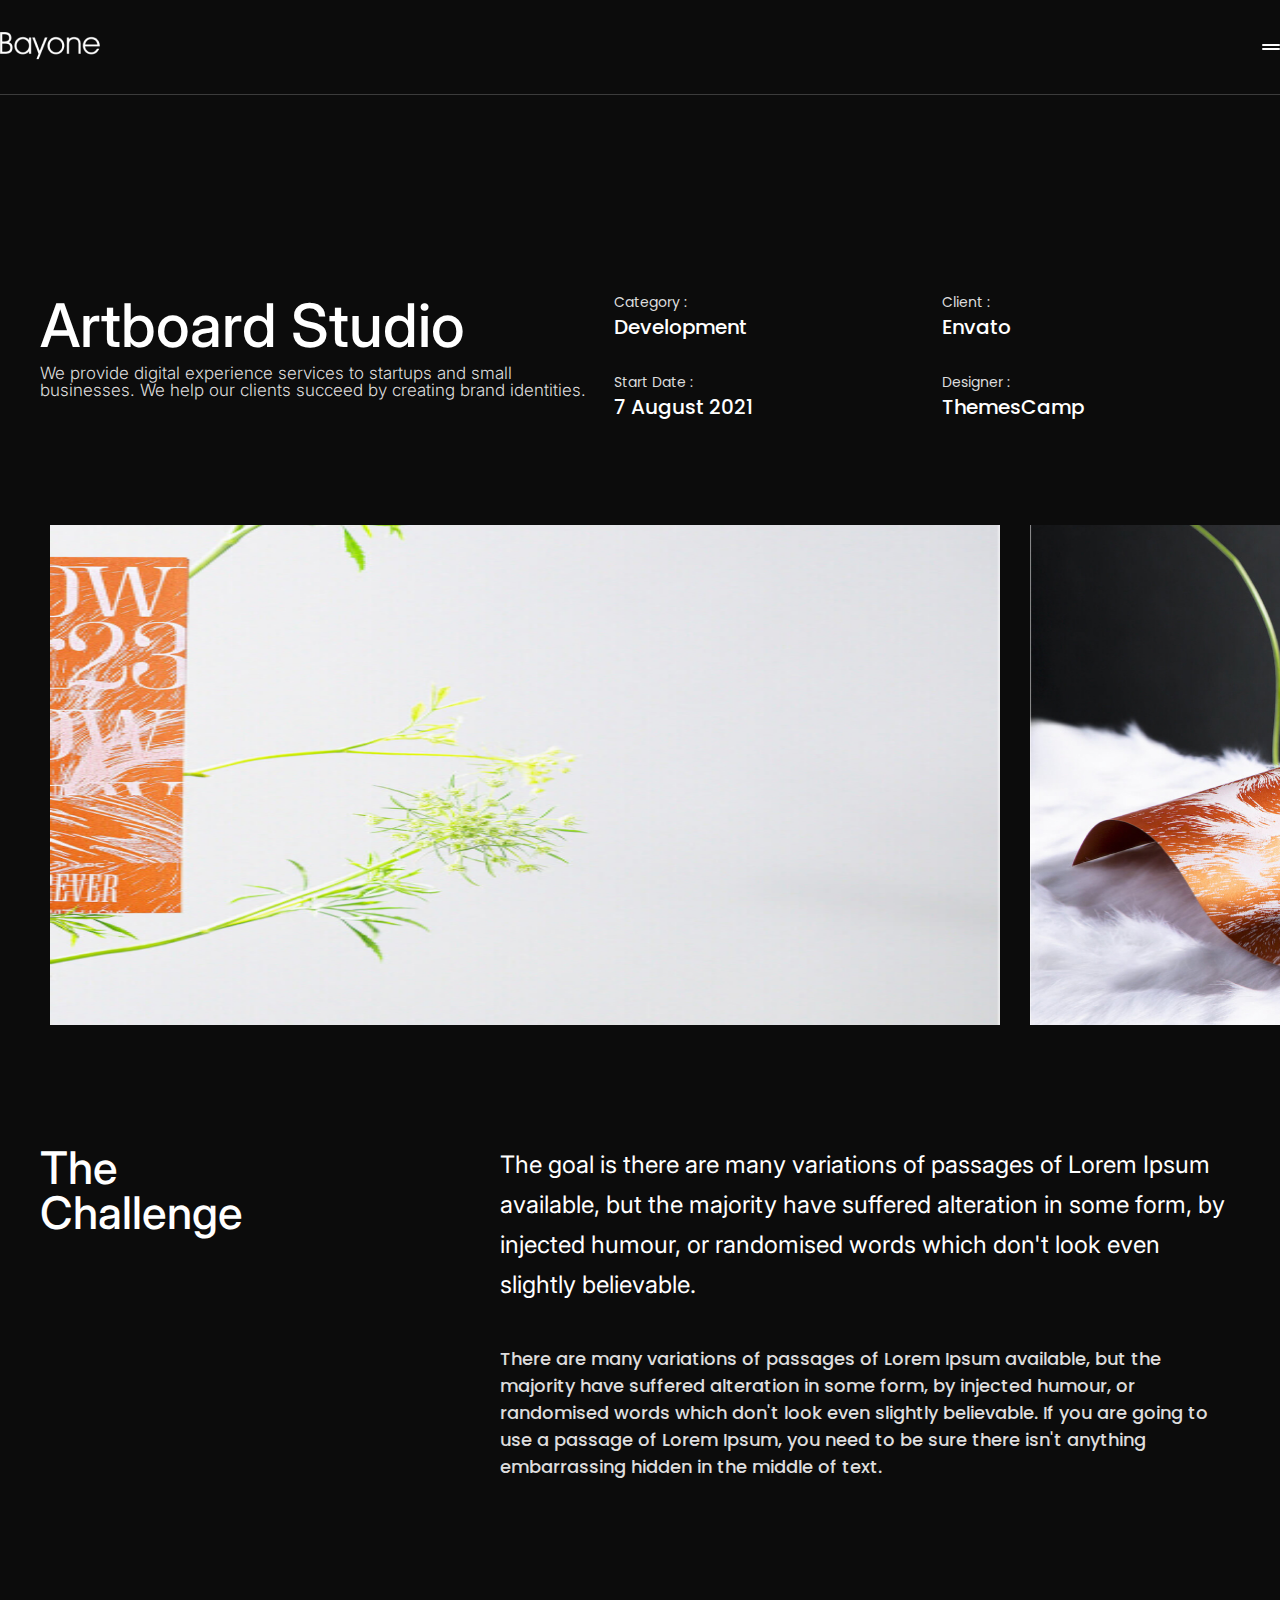
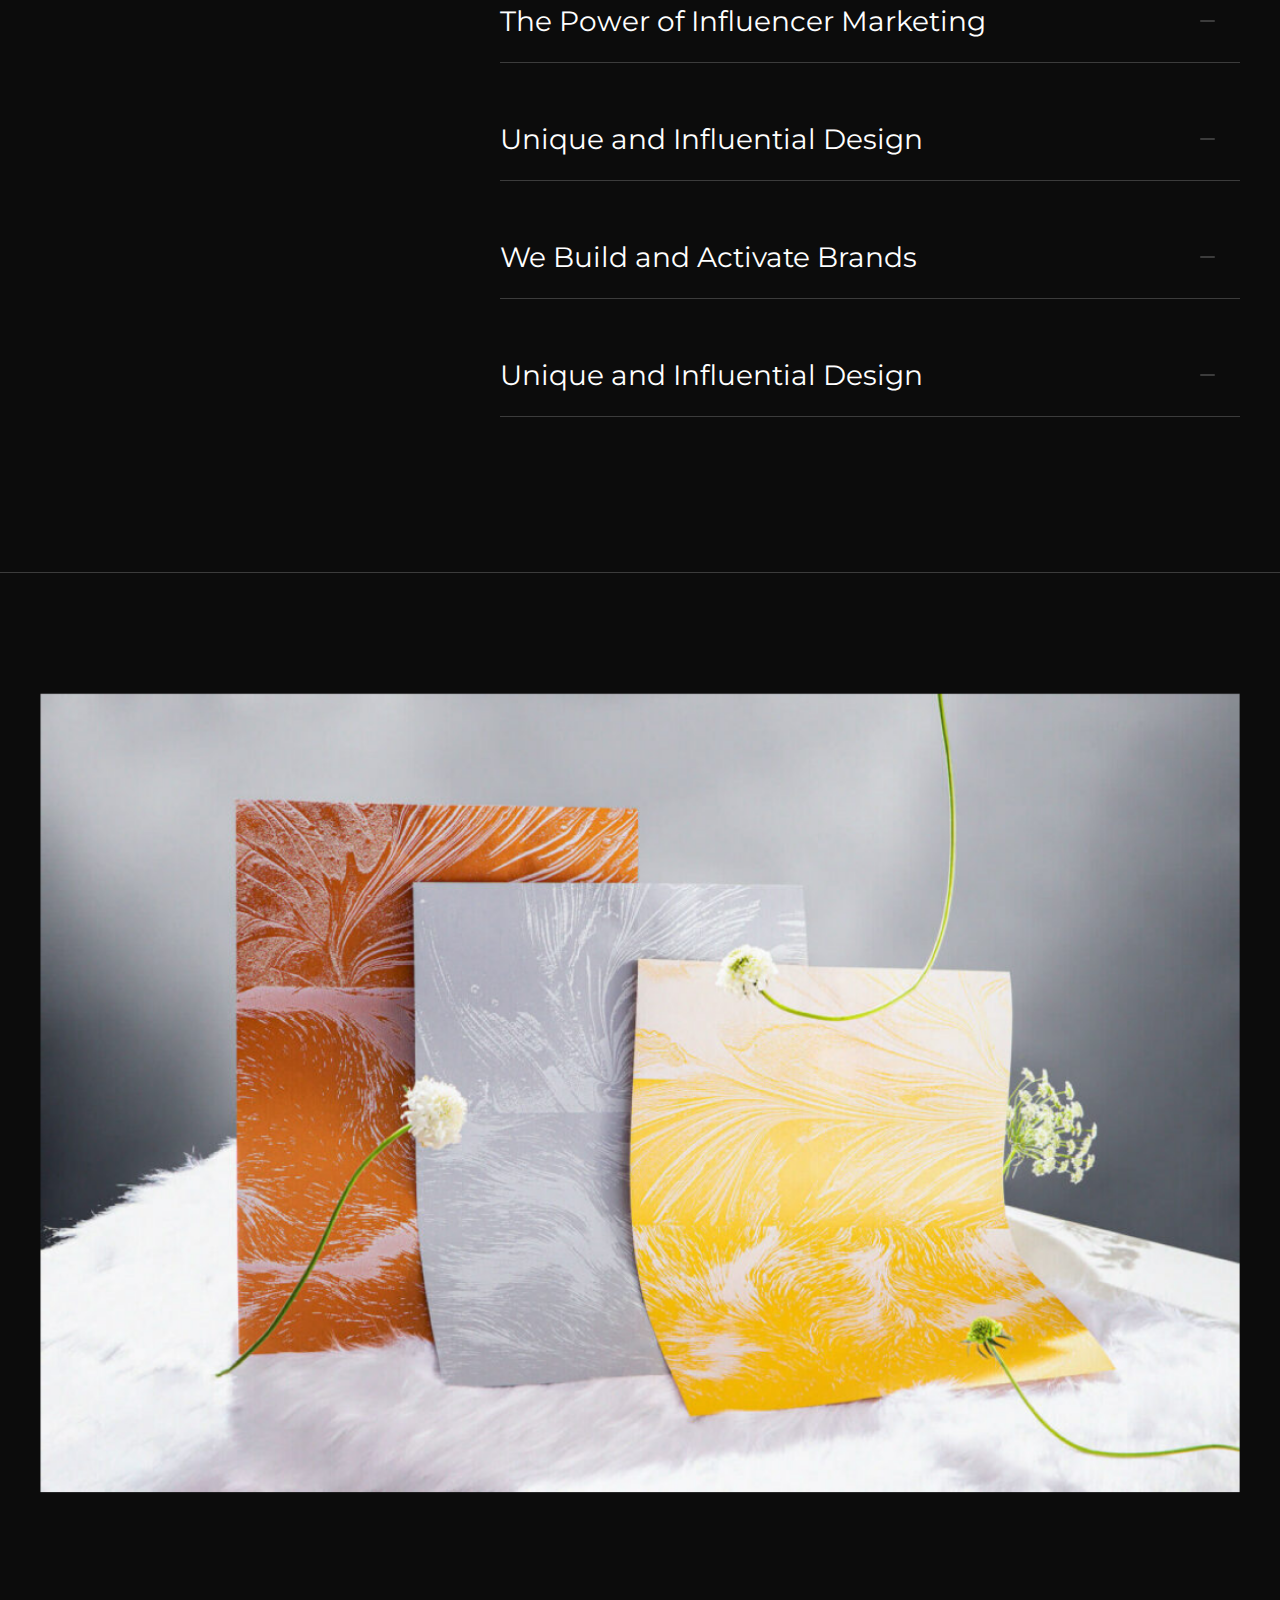
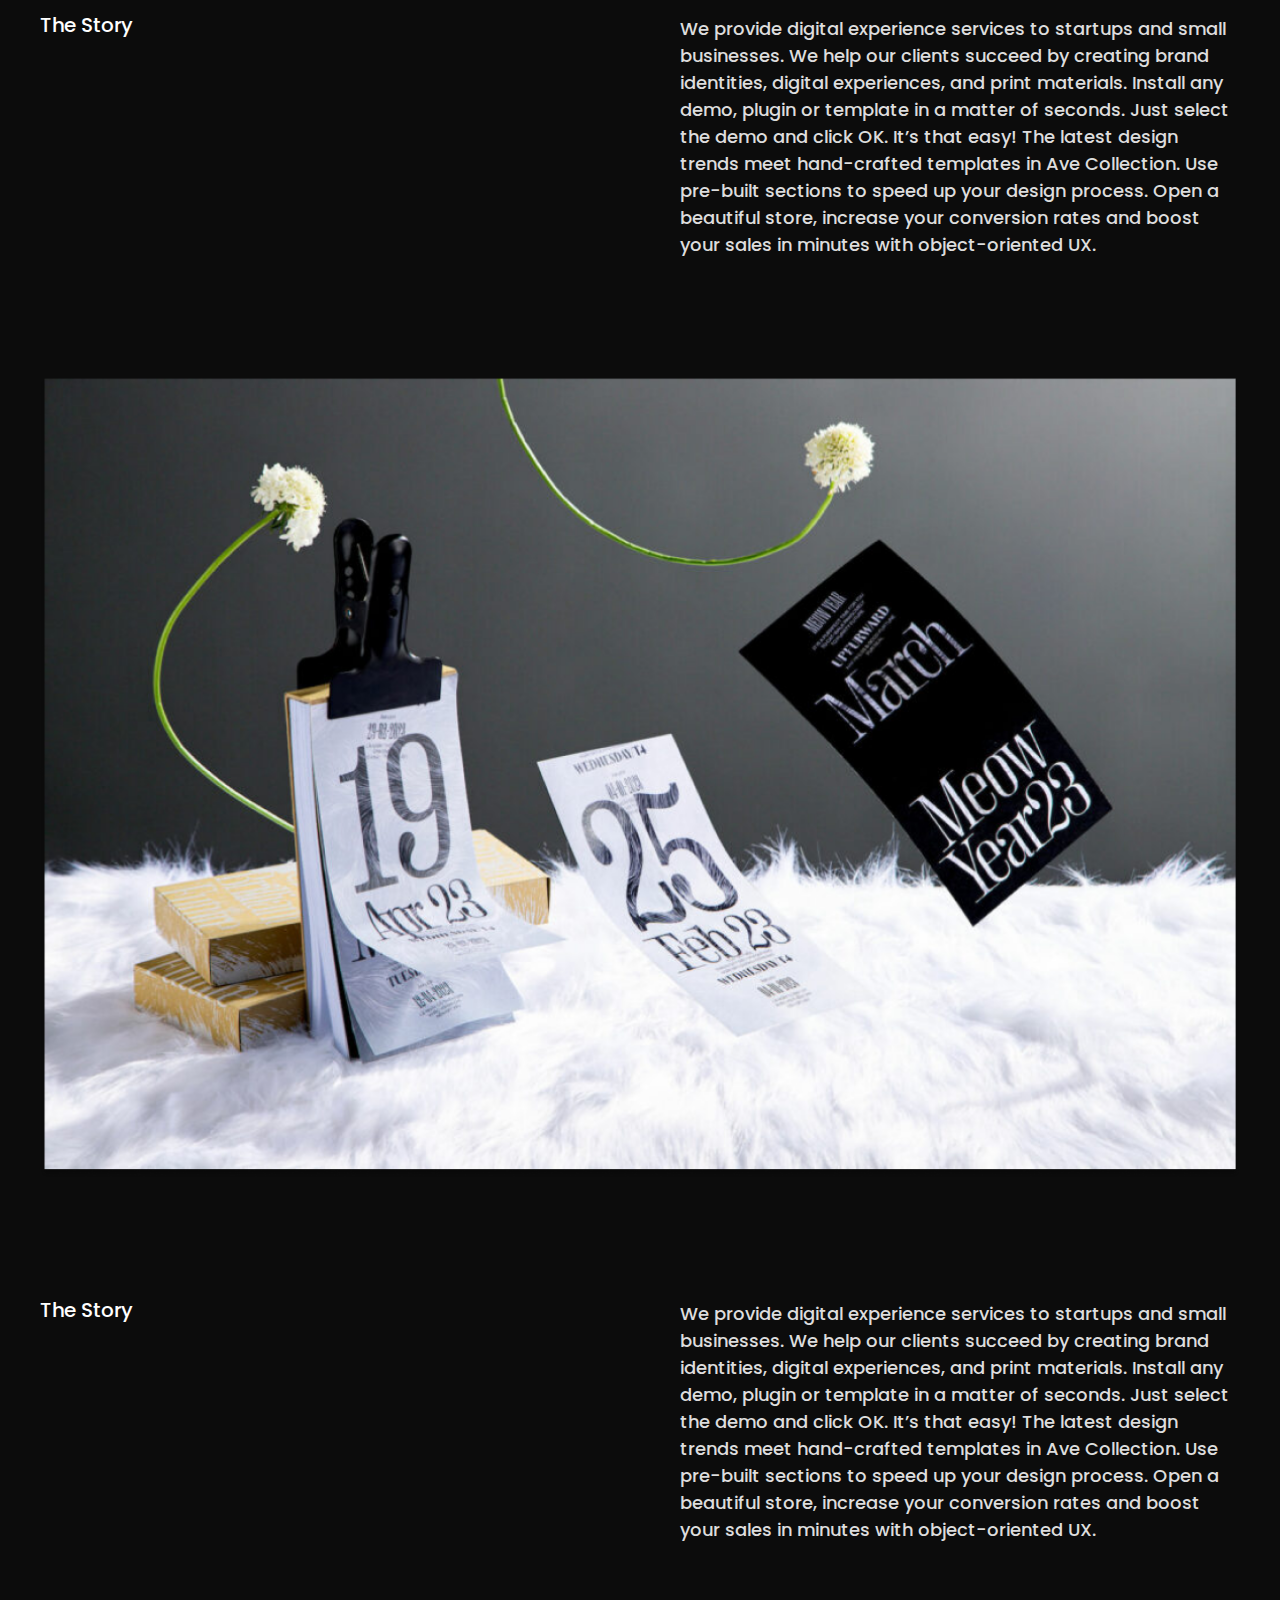
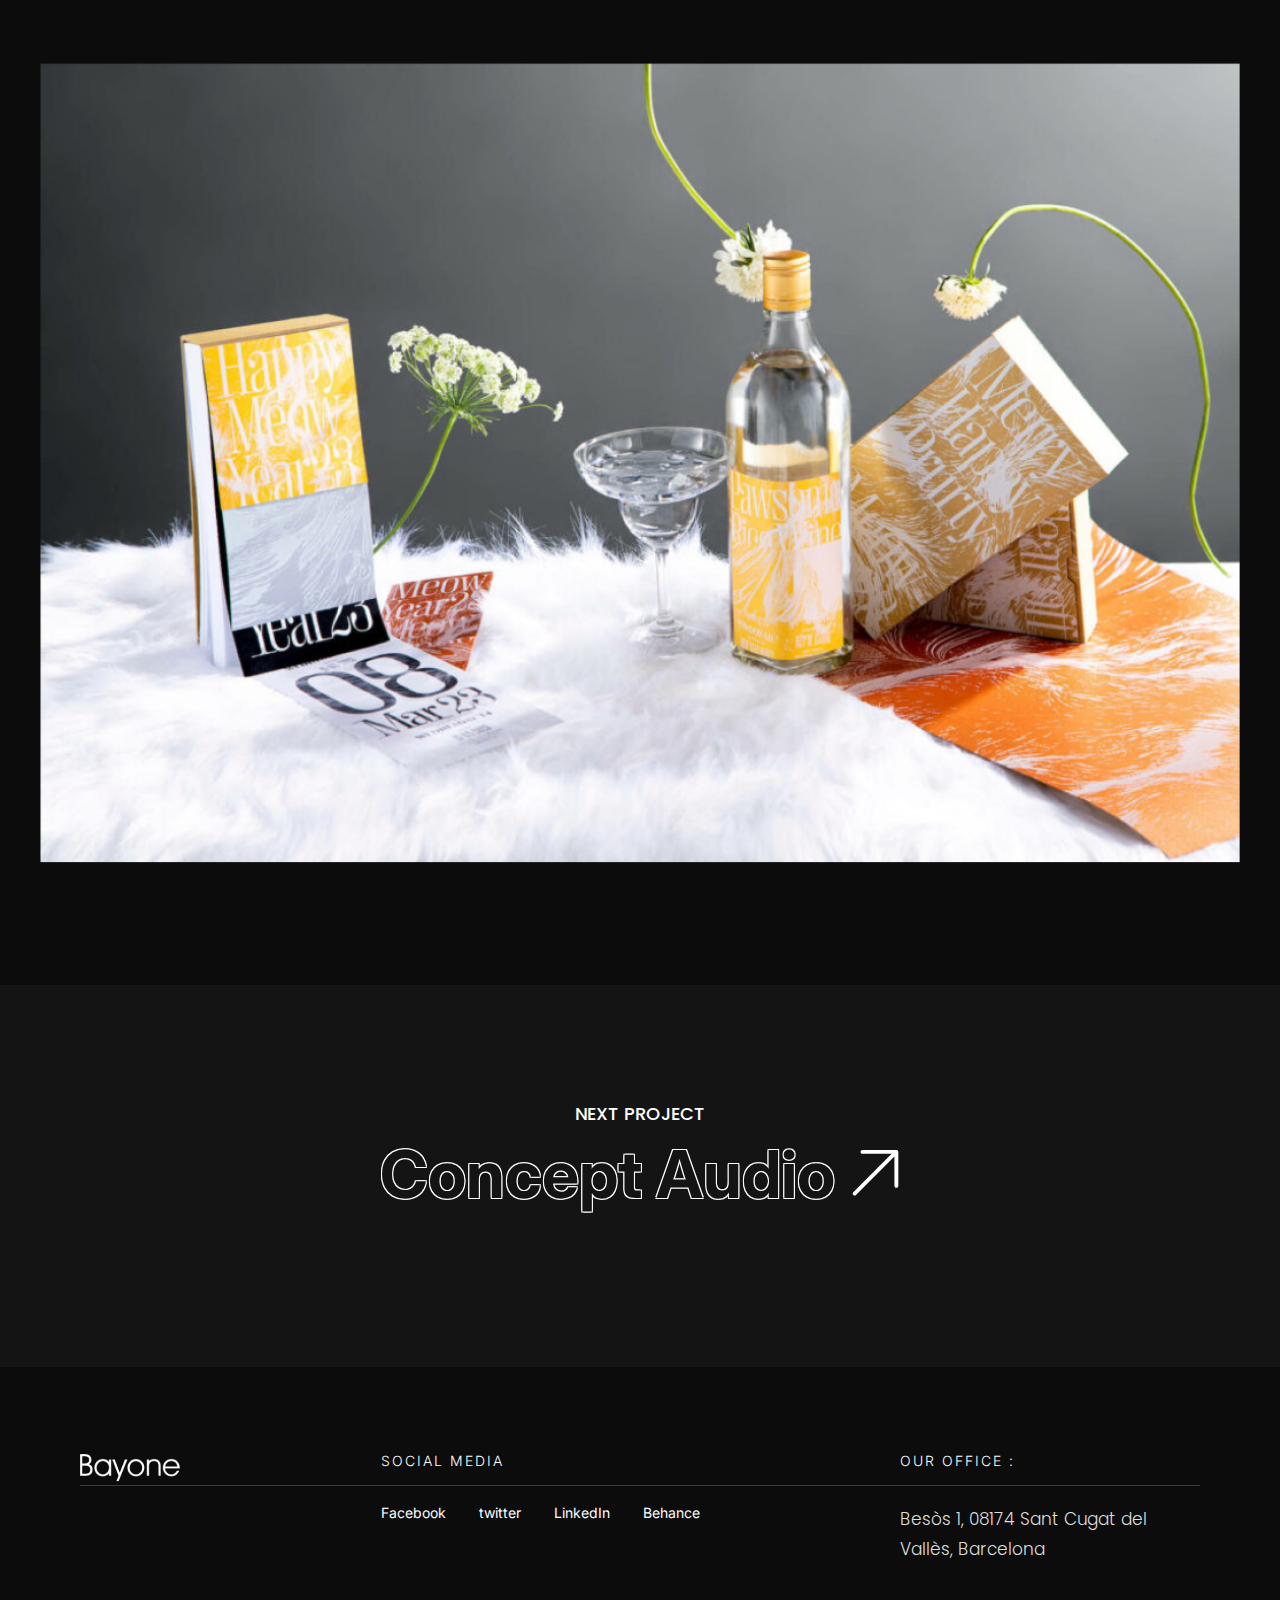
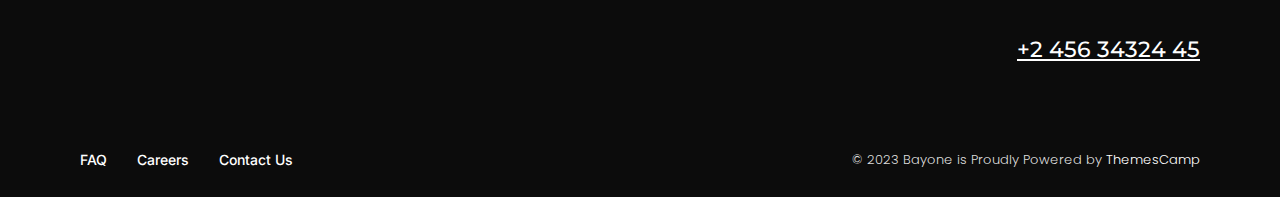
<file: pages/case.html>
<!DOCTYPE html>
<html lang="en">
  <head>
    <meta charset="UTF-8" />
    <meta name="viewport" content="width=device-width, initial-scale=1.0" />
    <title>Case</title>
    <link rel="stylesheet" href="../index.css" />
  </head>
  <body>
    <header class="header">
      <div class="container">
        <div class="logo">
          <a href="../index.html">
            <img src="../assets/icons/logo.png" alt="logo" class="logo-img" />
          </a>
        </div>
        <div class="header-hamburger">
          <span></span>
          <span></span>
        </div>
        <div class="header-menu">
          <div class="menu-container">
            <div class="close"></div>
            <ul class="list header-nav">
              <li class="item"><a href="../index.html" class="link">Home</a></li>
              <li class="item"><a href="./cases.html" class="link">Cases</a></li>
              <li class="item"><a href="./contacts.html" class="link">Contacts</a></li>
              <li class="item"><a href="./about.html" class="link">About us</a></li>
            </ul>
            <div class="menu-contacts">
              <div class="contact-address">
                <div class="header-title addres-title">base</div>
                <div class="address">Besòs 1, 08174 Sant Cugat del Vallès, Barcelona</div>
              </div>
              <div class="contact-info">
                <div class="header-title info-title">HOW TO CONNECT</div>
                <div class="phone">+2 456 34324 45</div>
                <div class="email">hello@Bayone.com</div>
              </div>
              <div class="contact-social">
                <div class="header-title social-title">FOLLOW US</div>
                <ul class="social-list">
                  <li class="social-item">
                    <a href="#" class="social-link">Facebook</a>
                  </li>
                  <li class="social-item">
                    <a href="#" class="social-link">twitter</a>
                  </li>
                  <li class="social-item">
                    <a href="#" class="social-link">LinkedIn</a>
                  </li>
                  <li class="social-item">
                    <a href="#" class="social-link">Behance</a>
                  </li>
                </ul>
              </div>
            </div>
          </div>
        </div>
      </div>
    </header>
    <main>
      <div class="case__top">
        <div class="container">
          <div class="case__top-body">
            <div class="case__top-text">
              <div class="case__top-title">Artboard Studio</div>
              <div class="case__top-descr">
                We provide digital experience services to startups and small businesses. We help our
                clients succeed by creating brand identities.
              </div>
            </div>
            <ul class="case__top-info list">
              <li class="item">
                <div class="item-descr">Category :</div>
                <div class="item-title">Development</div>
              </li>
              <li class="item">
                <div class="item-descr">Client :</div>
                <div class="item-title">Envato</div>
              </li>
              <li class="item">
                <div class="item-descr">Start Date :</div>
                <div class="item-title">7 August 2021</div>
              </li>
              <li class="item">
                <div class="item-descr">Designer :</div>
                <div class="item-title">ThemesCamp</div>
              </li>
            </ul>
          </div>
        </div>
      </div>
      <div class="case-slider">
        <img src="../assets/images/case-slider1.jpg" alt="case slider" />
        <img src="../assets/images/case-slider2.jpg" alt="case slider" />
        <img src="../assets/images/case-slider3.png" alt="case slider" />
      </div>

      <div class="case__challenge">
        <div class="container">
          <div class="case__challenge-title">
            The <br />
            Challenge
          </div>
          <div class="case__challenge-body">
            <div class="case__challenge-descr">
              The goal is there are many variations of passages of Lorem Ipsum available, but the
              majority have suffered alteration in some form, by injected humour, or randomised
              words which don't look even slightly believable.
            </div>
            <div class="case__challenge-subdescr">
              There are many variations of passages of Lorem Ipsum available, but the majority have
              suffered alteration in some form, by injected humour, or randomised words which don't
              look even slightly believable. If you are going to use a passage of Lorem Ipsum, you
              need to be sure there isn't anything embarrassing hidden in the middle of text.
            </div>
            <ul class="case__challenge-tabs">
              <li class="case__challenge-tab">
                <div class="tab-top">The Power of Influencer Marketing</div>
                <div class="tab-body">
                  <div class="tab-content">
                    Taken possession of my entire soul, like these sweet mornings of spring which i
                    enjoy with my whole.
                  </div>
                </div>
              </li>
              <li class="case__challenge-tab">
                <div class="tab-top">Unique and Influential Design</div>
                <div class="tab-body">
                  <div class="tab-content">
                    Taken possession of my entire soul, like these sweet mornings of spring which i
                    enjoy with my whole.
                  </div>
                </div>
              </li>
              <li class="case__challenge-tab">
                <div class="tab-top">We Build and Activate Brands</div>
                <div class="tab-body">
                  <div class="tab-content">
                    Taken possession of my entire soul, like these sweet mornings of spring which i
                    enjoy with my whole.
                  </div>
                </div>
              </li>
              <li class="case__challenge-tab">
                <div class="tab-top">Unique and Influential Design</div>
                <div class="tab-body">
                  <div class="tab-content">
                    Taken possession of my entire soul, like these sweet mornings of spring which i
                    enjoy with my whole.
                  </div>
                </div>
              </li>
            </ul>
          </div>
        </div>
      </div>
      <div class="case-img">
        <div class="container">
          <img src="../assets/images/case-img1.png" alt="case-img" />
        </div>
      </div>

      <div class="story">
        <div class="container">
          <div class="story-title">The Story</div>
          <div class="story-descr">
            We provide digital experience services to startups and small businesses. We help our
            clients succeed by creating brand identities, digital experiences, and print materials.
            Install any demo, plugin or template in a matter of seconds. Just select the demo and
            click OK. It’s that easy! The latest design trends meet hand-crafted templates in Ave
            Collection. Use pre-built sections to speed up your design process. Open a beautiful
            store, increase your conversion rates and boost your sales in minutes with
            object-oriented UX.
          </div>
        </div>
      </div>

      <div class="case-img">
        <div class="container">
          <img src="../assets/images/case-img2.png" alt="case-img" />
        </div>
      </div>

      <div class="story">
        <div class="container">
          <div class="story-title">The Story</div>
          <div class="story-descr">
            We provide digital experience services to startups and small businesses. We help our
            clients succeed by creating brand identities, digital experiences, and print materials.
            Install any demo, plugin or template in a matter of seconds. Just select the demo and
            click OK. It’s that easy! The latest design trends meet hand-crafted templates in Ave
            Collection. Use pre-built sections to speed up your design process. Open a beautiful
            store, increase your conversion rates and boost your sales in minutes with
            object-oriented UX.
          </div>
        </div>
      </div>


      <div class="case-img">
        <div class="container">
          <img src="../assets/images/case-img3.png" alt="case-img" />
        </div>
      </div>

      <div class="audio">
        <div class="container">
          <div class="audio-subtitle">NEXT PROJECT</div>
          <div class="audio-title">
            <span>Concept Audio</span>
            <svg  viewBox="0 0 10 11" fill="none" xmlns="http://www.w3.org/2000/svg">
              <path d="M9.922 0.621221V7.93372C9.922 8.04562 9.8776 8.15292 9.7985 8.23202C9.7193 8.31112 9.612 8.35562 9.5002 8.35562C9.3883 8.35562 9.281 8.31112 9.2018 8.23202C9.1227 8.15292 9.0783 8.04562 9.0783 7.93372V1.64075L0.79547 9.91652C0.71715 9.99482 0.61092 10.0388 0.50015 10.0388C0.38939 10.0388 0.28316 9.99482 0.20484 9.91652C0.12652 9.83822 0.0825195 9.73202 0.0825195 9.62122C0.0825195 9.51042 0.12652 9.40422 0.20484 9.32592L8.4806 1.0431H2.18765C2.07577 1.0431 1.96846 0.99865 1.88934 0.91953C1.81023 0.84041 1.76578 0.733111 1.76578 0.621221C1.76578 0.509331 1.81023 0.402031 1.88934 0.322911C1.96846 0.243791 2.07577 0.199351 2.18765 0.199341H9.5002C9.612 0.199351 9.7193 0.243791 9.7985 0.322911C9.8776 0.402031 9.922 0.509331 9.922 0.621221Z" fill="#fff"/>
            </svg>
          </div>
        </div>
      </div>

    </main>

    <footer class="footer">
      <div class="container">
        <div class="footer-body">
          <div class="footer-logo">
            <img src="../assets/icons/logo.png" alt="logo">
          </div>
          <div class="footer-social">
            <div class="social-title">Social Media</div>
            <ul class="social-list">
              <li class="social-item">
                <a href="" class="social-link">Facebook</a>
              </li>
              <li class="social-item">
                <a href="" class="social-link">twitter</a>
              </li>
              <li class="social-item">
                <a href="" class="social-link">LinkedIn</a>
              </li>
              <li class="social-item">
                <a href="" class="social-link">Behance</a>
              </li>
            </ul>
          </div>
          <div class="footer-address">
            <div class="addres-title">our office :</div>
            <div class="address">Besòs 1, 08174 Sant Cugat del Vallès, Barcelona</div>
          </div>
        </div>
        <div class="footer-number">
          <a href="#">+2 456 34324 45</a>
        </div>
        <div class="subfooter">
          <nav class="subfooter-nav">
            <ul class="list">
              <li class="item">
                <a href="" class="link">FAQ</a>
              </li>
              <li class="item">
                <a href="" class="link">Careers</a>
              </li>
              <li class="item">
                <a href="" class="link">Contact Us</a>
              </li>
            </ul>
          </nav>
          <div class="subfooter-policy">
            © 2023 Bayone is Proudly Powered by <span>ThemesCamp</span>
          </div>
        </div>
      </div>
    </footer>
    <script src="../index.js"></script>
  </body>
</html>
</file>
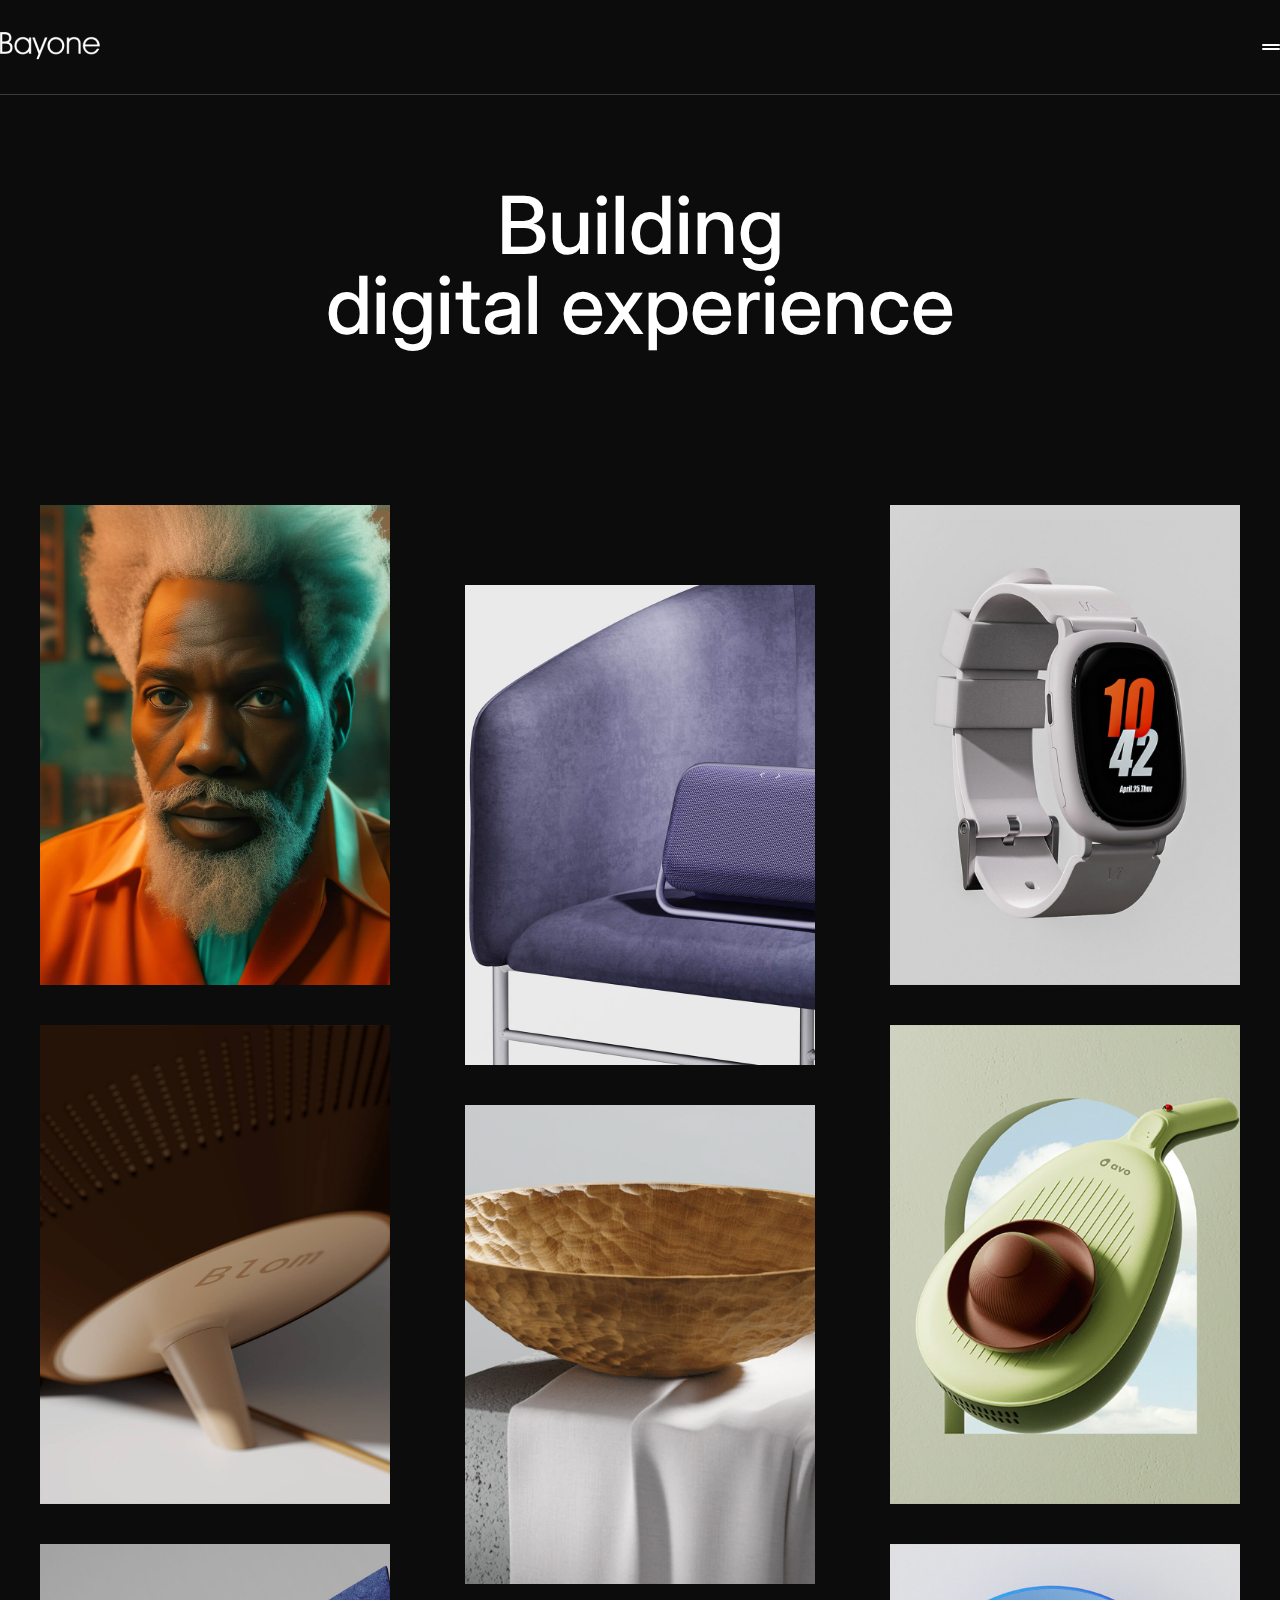
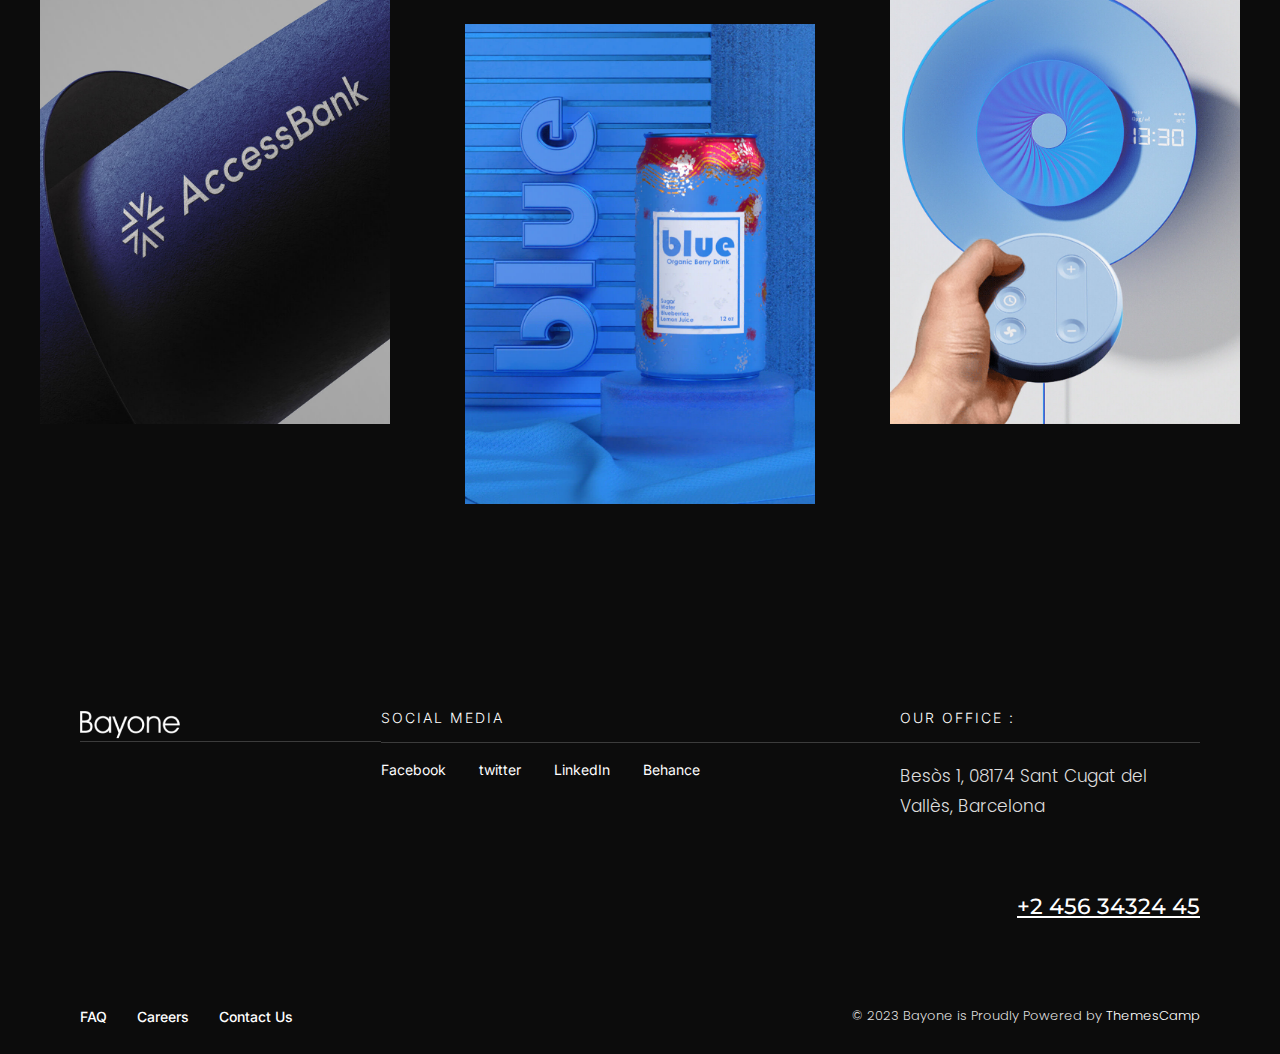
<file: pages/cases.html>
<!DOCTYPE html>
<html lang="en">
  <head>
    <meta charset="UTF-8" />
    <meta name="viewport" content="width=device-width, initial-scale=1.0" />
    <title>Cases</title>
    <link rel="stylesheet" href="../index.css" />
  </head>
  <body>
    <header class="header">
      <div class="container">
        <div class="logo">
          <a href="../index.html">
            <img src="../assets/icons/logo.png" alt="logo" class="logo-img" />
          </a>
        </div>
        <div class="header-hamburger">
          <span></span>
          <span></span>
        </div>
        <div class="header-menu">
          <div class="menu-container">
            <div class="close"></div>
            <ul class="list header-nav">
              <li class="item"><a href="../index.html" class="link">Home</a></li>
              <li class="item"><a href="./cases.html" class="link">Cases</a></li>
              <li class="item"><a href="./contacts.html" class="link">Contacts</a></li>
              <li class="item"><a href="./about.html" class="link">About us</a></li>
            </ul>
            <div class="menu-contacts">
              <div class="contact-address">
                <div class="header-title addres-title">base</div>
                <div class="address">Besòs 1, 08174 Sant Cugat del Vallès, Barcelona</div>
              </div>
              <div class="contact-info">
                <div class="header-title info-title">HOW TO CONNECT</div>
                <div class="phone">+2 456 34324 45</div>
                <div class="email">hello@Bayone.com</div>
              </div>
              <div class="contact-social">
                <div class="header-title social-title">FOLLOW US</div>
                <ul class="social-list">
                  <li class="social-item">
                    <a href="#" class="social-link">Facebook</a>
                  </li>
                  <li class="social-item">
                    <a href="#" class="social-link">twitter</a>
                  </li>
                  <li class="social-item">
                    <a href="#" class="social-link">LinkedIn</a>
                  </li>
                  <li class="social-item">
                    <a href="#" class="social-link">Behance</a>
                  </li>
                </ul>
              </div>
            </div>
          </div>
        </div>
      </div>
    </header>

    <main class="main cases">
      <div class="container">
        <div class="cases-title">Building <br> digital experience</div>
        <ul class="cases-body">
          <li class="item">
            <a href="./case.html" class="link">
              <img src="../assets/images/man.jpeg" alt="cases img" />
              <div class="item-hover">
                <div class="item-title">Retouch Photo</div>
                <div class="item-descr">Digital Design</div>
              </div>
            </a>
          </li>
          <li class="item">
            <a href="./case.html" class="link">
              <img src="../assets/images/sofa.jpeg" alt="cases img" />
              <div class="item-hover">
                <div class="item-title">Earthmade Aroma</div>
                <div class="item-descr">Digital Design</div>
              </div>
            </a>
          </li>
          <li class="item">
            <a href="./case.html" class="link">
              <img src="../assets/images/watch.jpeg" alt="cases img" />
              <div class="item-hover">
                <div class="item-title">Bank Rebranding</div>
                <div class="item-descr">Digital Design</div>
              </div>
            </a>
          </li>
          <li class="item">
            <a href="./case.html" class="link">
              <img src="../assets/images/blom.jpeg" alt="cases img" />
              <div class="item-hover">
                <div class="item-title">The joy of music</div>
                <div class="item-descr">Digital Design</div>
              </div>
            </a>
          </li>
          <li class="item">
            <a href="./case.html" class="link">
              <img src="../assets/images/bol.jpeg" alt="cases img" />
              <div class="item-hover">
                <div class="item-title">Carved Wood</div>
                <div class="item-descr">Digital Design</div>
              </div>
            </a>
          </li>
          <li class="item">
            <a href="./case.html" class="link">
              <img src="../assets/images/avocado.jpeg" alt="cases img" />
              <div class="item-hover">
                <div class="item-title">Blue Adobe MAX</div>
                <div class="item-descr">Digital Design</div>
              </div>
            </a>
          </li>
          <li class="item">
            <a href="./case.html" class="link">
              <img src="../assets/images/accessBank.jpeg" alt="cases img" />
              <div class="item-hover">
                <div class="item-title">Viclone</div>
                <div class="item-descr">Digital Design</div>
              </div>
            </a>
          </li>
          <li class="item">
            <a href="./case.html" class="link">
              <img src="../assets/images/blue.jpeg" alt="cases img" />
              <div class="item-hover">
                <div class="item-title">Avocado Cutter</div>
                <div class="item-descr">Digital Design</div>
              </div>
            </a>
          </li>
          <li class="item">
            <a href="./case.html" class="link">
              <img src="../assets/images/clock.jpeg" alt="cases img" />
              <div class="item-hover">
                <div class="item-title">Blom Air Purifier</div>
                <div class="item-descr">Digital Design</div>
              </div>
            </a>
          </li>
        </ul>
      </div>
    </main>

    <footer class="footer">
      <div class="container">
        <div class="footer-body">
          <div class="footer-logo">
            <img src="../assets/icons/logo.png" alt="logo">
          </div>
          <div class="footer-social">
            <div class="social-title">Social Media</div>
            <ul class="social-list">
              <li class="social-item">
                <a href="" class="social-link">Facebook</a>
              </li>
              <li class="social-item">
                <a href="" class="social-link">twitter</a>
              </li>
              <li class="social-item">
                <a href="" class="social-link">LinkedIn</a>
              </li>
              <li class="social-item">
                <a href="" class="social-link">Behance</a>
              </li>
            </ul>
          </div>
          <div class="footer-address">
            <div class="addres-title">our office :</div>
            <div class="address">Besòs 1, 08174 Sant Cugat del Vallès, Barcelona</div>
          </div>
        </div>
        <div class="footer-number">
          <a href="#">+2 456 34324 45</a>
        </div>
        <div class="subfooter">
          <nav class="subfooter-nav">
            <ul class="list">
              <li class="item">
                <a href="" class="link">FAQ</a>
              </li>
              <li class="item">
                <a href="" class="link">Careers</a>
              </li>
              <li class="item">
                <a href="" class="link">Contact Us</a>
              </li>
            </ul>
          </nav>
          <div class="subfooter-policy">
            © 2023 Bayone is Proudly Powered by <span>ThemesCamp</span>
          </div>
        </div>
      </div>
    </footer>
    <script src="../index.js"></script>
  </body>
</html>
</file>
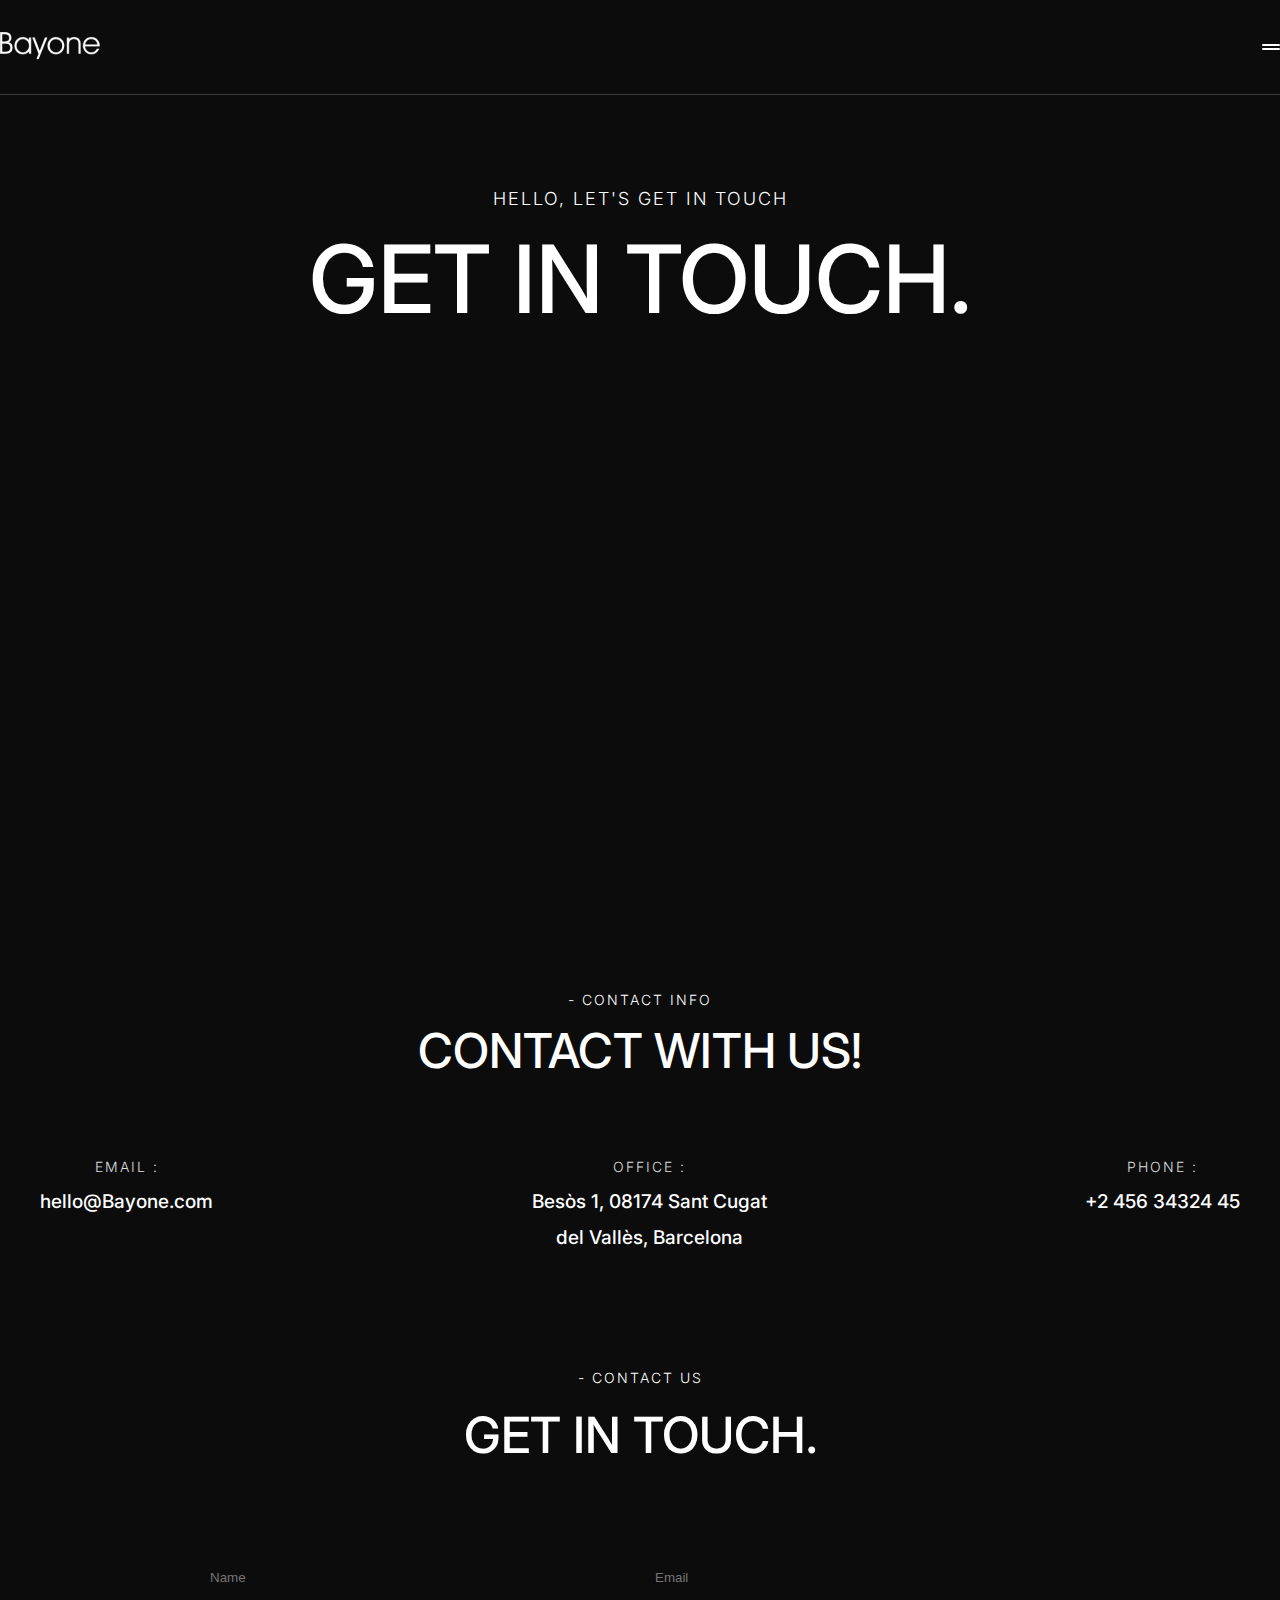
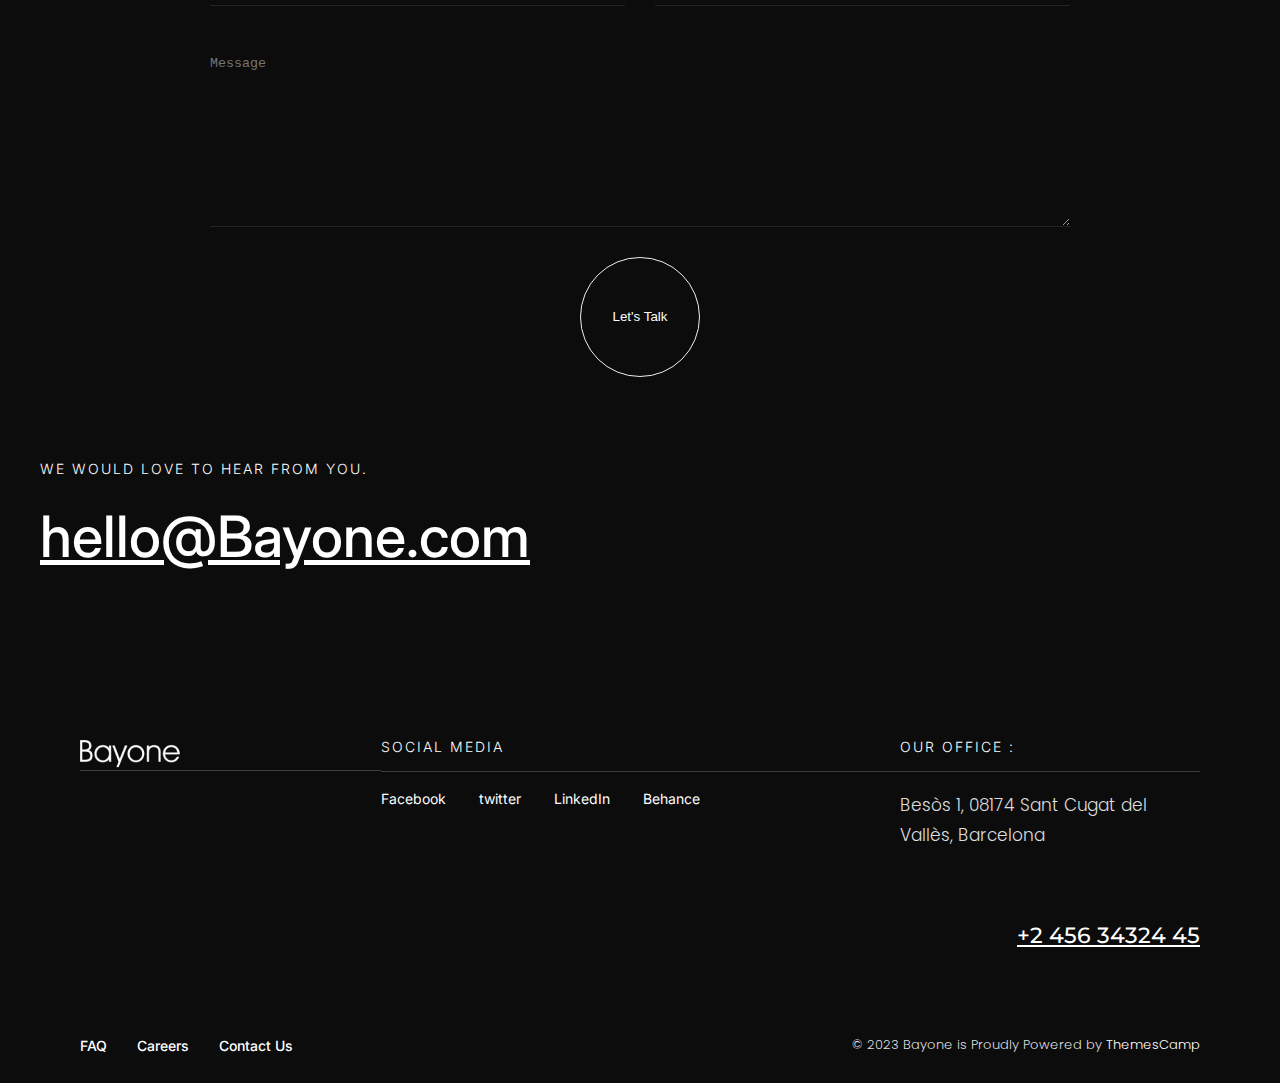
<file: pages/contacts.html>
<!DOCTYPE html>
<html lang="en">
  <head>
    <meta charset="UTF-8" />
    <meta name="viewport" content="width=device-width, initial-scale=1.0" />
    <title>Contacts</title>
    <link rel="stylesheet" href="../index.css" />
  </head>
  <body>
    <header class="header">
      <div class="container">
        <div class="logo">
          <a href="../index.html">
            <img src="../assets/icons/logo.png" alt="logo" class="logo-img" />
          </a>
        </div>
        <div class="header-hamburger">
          <span></span>
          <span></span>
        </div>
        <div class="header-menu">
          <div class="menu-container">
            <div class="close"></div>
            <ul class="list header-nav">
              <li class="item"><a href="../index.html" class="link">Home</a></li>
              <li class="item"><a href="./cases.html" class="link">Cases</a></li>
              <li class="item"><a href="./contacts.html" class="link">Contacts</a></li>
              <li class="item"><a href="./about.html" class="link">About us</a></li>
            </ul>
            <div class="menu-contacts">
              <div class="contact-address">
                <div class="header-title addres-title">base</div>
                <div class="address">Besòs 1, 08174 Sant Cugat del Vallès, Barcelona</div>
              </div>
              <div class="contact-info">
                <div class="header-title info-title">HOW TO CONNECT</div>
                <div class="phone">+2 456 34324 45</div>
                <div class="email">hello@Bayone.com</div>
              </div>
              <div class="contact-social">
                <div class="header-title social-title">FOLLOW US</div>
                <ul class="social-list">
                  <li class="social-item">
                    <a href="#" class="social-link">Facebook</a>
                  </li>
                  <li class="social-item">
                    <a href="#" class="social-link">twitter</a>
                  </li>
                  <li class="social-item">
                    <a href="#" class="social-link">LinkedIn</a>
                  </li>
                  <li class="social-item">
                    <a href="#" class="social-link">Behance</a>
                  </li>
                </ul>
              </div>
            </div>
          </div>
        </div>
      </div>
    </header>

    <main>
      <div class="container">
        <div class="contacts-subtitle">HELLO, LET'S GET IN TOUCH</div>
        <div class="contacts-title">Get In Touch.</div>
        <div class="contacts-map">
          <iframe
            src="https://www.google.com/maps/embed?pb=!1m18!1m12!1m3!1d271190.57113887405!2d-118.34605468792213!3d34.05159725681867!2m3!1f0!2f0!3f0!3m2!1i1024!2i768!4f13.1!3m3!1m2!1s0x80c2bf07045279bf%3A0xf67a9a6797bdfae4!2z0JPQvtC70LvQuNCy0YPQtCwg0JvQvtGBLdCQ0L3QtNC20LXQu9C10YEsINCa0LDQu9C40YTQvtGA0L3QuNGPLCDQodCo0JA!5e0!3m2!1sru!2str!4v1700991315280!5m2!1sru!2str"
            allowfullscreen=""
            loading="lazy"
            referrerpolicy="no-referrer-when-downgrade"
          ></iframe>
        </div>
      </div>

      <div class="contact__info">
        <div class="container">
          <div class="contact__info-subtitle">- CONTACT INFO</div>
          <div class="contact__info-title">CONTACT WITH US!</div>
          <ul class="contact__info-list">
            <li class="item">
              <div class="item-subtitle">Email :</div>
              <div class="item-title">hello@Bayone.com</div>
            </li>

            <li class="item">
              <div class="item-subtitle">Office :</div>
              <div class="item-title">Besòs 1, 08174 Sant Cugat del Vallès, Barcelona</div>
            </li>

            <li class="item">
              <div class="item-subtitle">Phone :</div>
              <div class="item-title">+2 456 34324 45</div>
            </li>
          </ul>
        </div>
      </div>

      <form class="contacts-form">
        <div class="form-subttitle">- CONTACT US</div>
        <div class="form-title">GET IN TOUCH.</div>
        <div class="form-wrapper">
          <input type="text" class="contacts-input" placeholder="Name" />
          <input type="email" class="contacts-input" placeholder="Email" />
          <textarea class="contacts-input contacts-text-area" placeholder="Message"></textarea>
          <button class="contacts-button">Let's Talk</button>
        </div>
      </form>

      <div class="about-email">
        <div class="container">
          <div class="email-subtitle">WE WOULD LOVE TO HEAR FROM YOU.</div>
          <div class="email-title">hello@Bayone.com</div>
        </div>
      </div>
    </main>

    <footer class="footer">
      <div class="container">
        <div class="footer-body">
          <div class="footer-logo">
            <img src="../assets/icons/logo.png" alt="logo">
          </div>
          <div class="footer-social">
            <div class="social-title">Social Media</div>
            <ul class="social-list">
              <li class="social-item">
                <a href="" class="social-link">Facebook</a>
              </li>
              <li class="social-item">
                <a href="" class="social-link">twitter</a>
              </li>
              <li class="social-item">
                <a href="" class="social-link">LinkedIn</a>
              </li>
              <li class="social-item">
                <a href="" class="social-link">Behance</a>
              </li>
            </ul>
          </div>
          <div class="footer-address">
            <div class="addres-title">our office :</div>
            <div class="address">Besòs 1, 08174 Sant Cugat del Vallès, Barcelona</div>
          </div>
        </div>
        <div class="footer-number">
          <a href="#">+2 456 34324 45</a>
        </div>
        <div class="subfooter">
          <nav class="subfooter-nav">
            <ul class="list">
              <li class="item">
                <a href="" class="link">FAQ</a>
              </li>
              <li class="item">
                <a href="" class="link">Careers</a>
              </li>
              <li class="item">
                <a href="" class="link">Contact Us</a>
              </li>
            </ul>
          </nav>
          <div class="subfooter-policy">
            © 2023 Bayone is Proudly Powered by <span>ThemesCamp</span>
          </div>
        </div>
      </div>
    </footer>
    <script src="../index.js"></script>
  </body>
</html>
</file>
<file: index.css>
@import url('https://fonts.googleapis.com/css2?family=Inter:wght@300;400;500;600;700&family=Montserrat:wght@300;500&family=Poppins:wght@300;400;500&display=swap');

@import url("./css/reboot.css");
@import url("./css/header.css");
@import url("./css/home.css");
@import url("./css/cases.css");
@import url("./css/about.css");
@import url("./css/contacts.css");
@import url("./css/case.css");

@import url('./css/footer.css');

html{
  scroll-behavior: smooth;
}

body {
  position: relative;
  display: flex;
  flex-direction: column;
  background-color: #0c0c0c;
  overflow-x: hidden;
  font-family: 'Inter', sans-serif;
  color: #fff;
}

main {
  flex: 1 0 auto;
  margin-top: 95px;
}

.container {
  max-width: 1320px;
  width: 100%;
  margin: 0 auto;
  padding: 0 40px;
}

.border {
  position: absolute;
  left: 0;
  right: 0;
  top: 0;
  bottom: 0;
  margin: 0 30px;
  border: 1px solid rgba(255, 255, 255, 0.2);
  border-top: unset;
  border-bottom: unset;
  z-index: 9999;
  pointer-events: none;
}

.infinity__slider {
  position: relative;
  overflow: hidden;
  padding: 21px 0;
  border-bottom: 1px dashed #9d84b8;
}

.slider-shadows {
  position: absolute;
  left: 0;
  top: 0;
  right: 0;
  bottom: 0;
  background: linear-gradient(to left, #0c0c0c, transparent 300px, transparent calc(100% - 300px), #0c0c0c);
  z-index: 50;
}

.infinity__slider .slider__content {
  display: flex;
  align-items: center;
  gap: 70px;
  width: max-content;
  font-family: "Poppins", sans-serif;
  font-weight: 500;
  font-size: 70px;
  color: white;
  text-align: center;
  animation: slidein 40s linear infinite;
}



.text-stroke{
  position: relative;
  -webkit-text-stroke: .5px #fff;
  color: transparent;
  
}

div.text-stroke{
  padding: 15px;
}

div.text-stroke::before{
  content: '*';
  position: absolute;
  top: -4px;
  left: -3px;
}

@keyframes slidein {
  0% {
    transform: translateX(0%);
  }
  100% {
    transform: translateX(-50%);
  }
}
</file>
